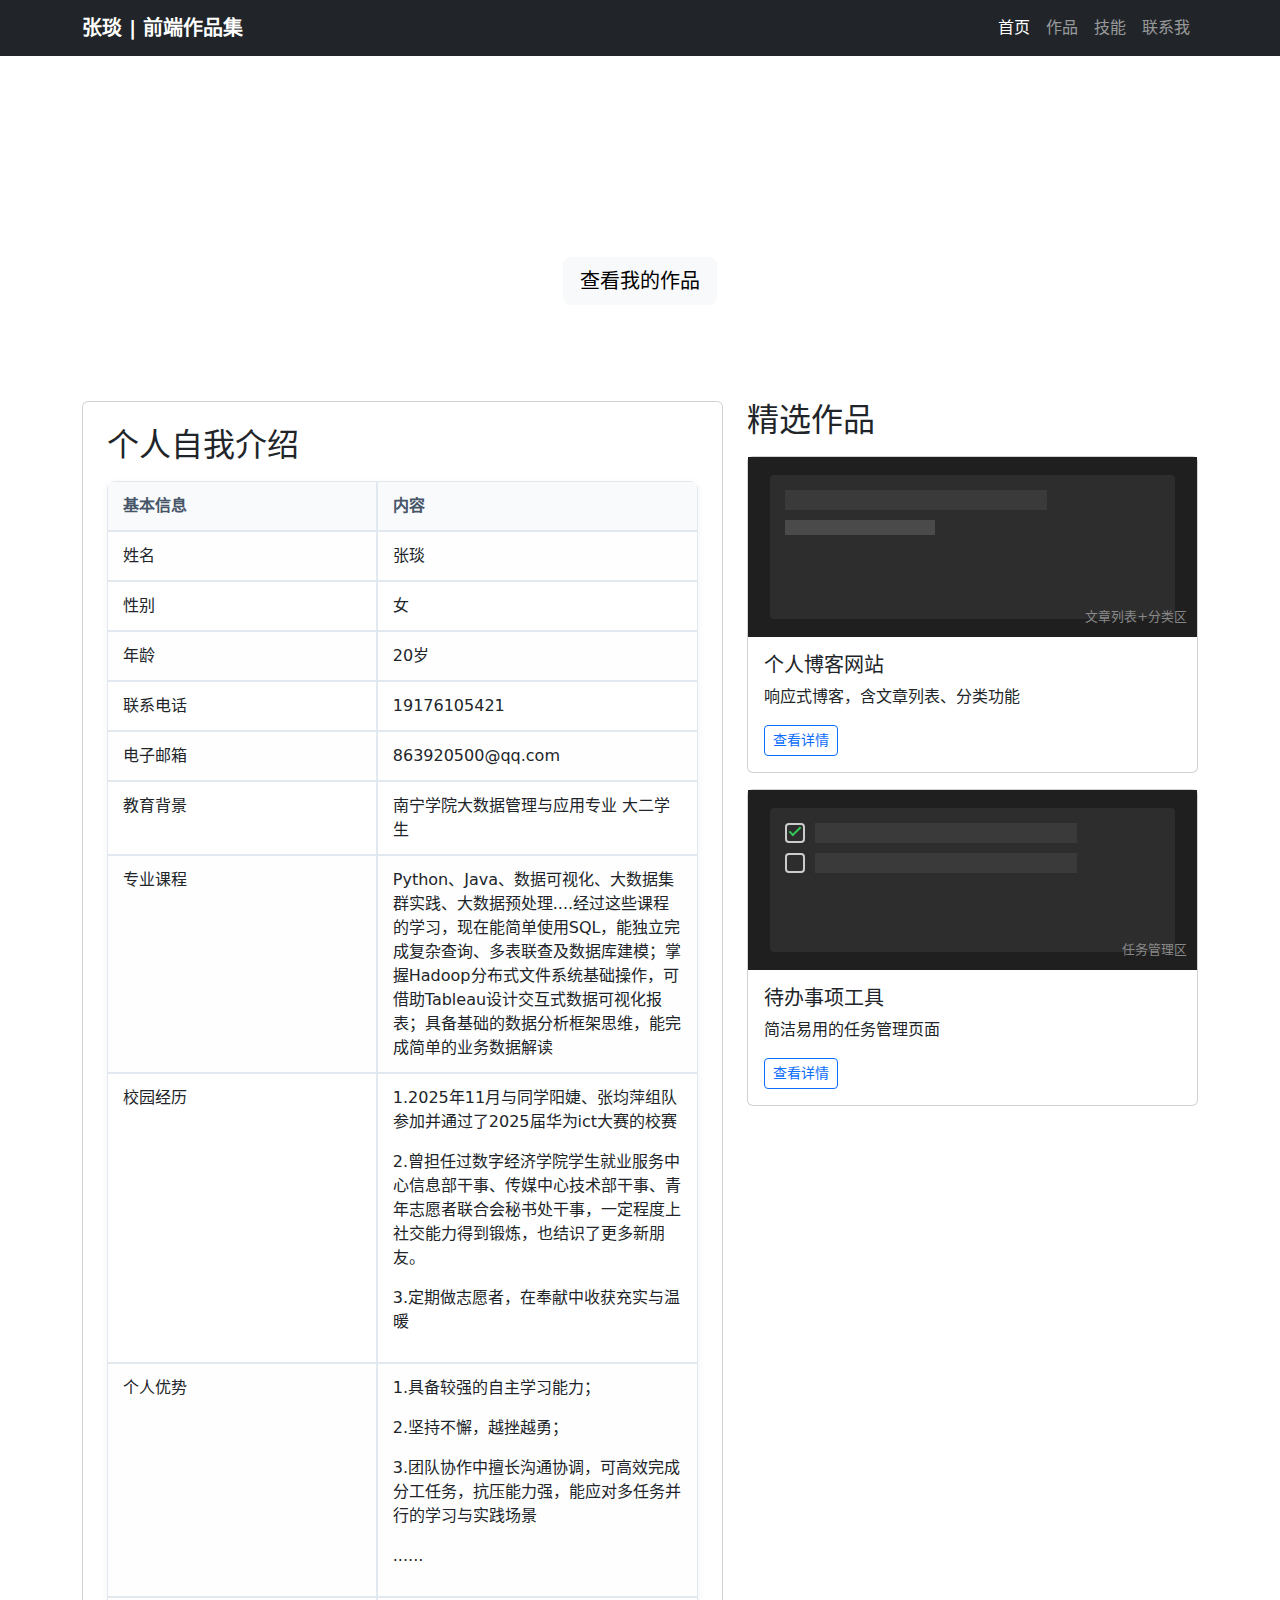
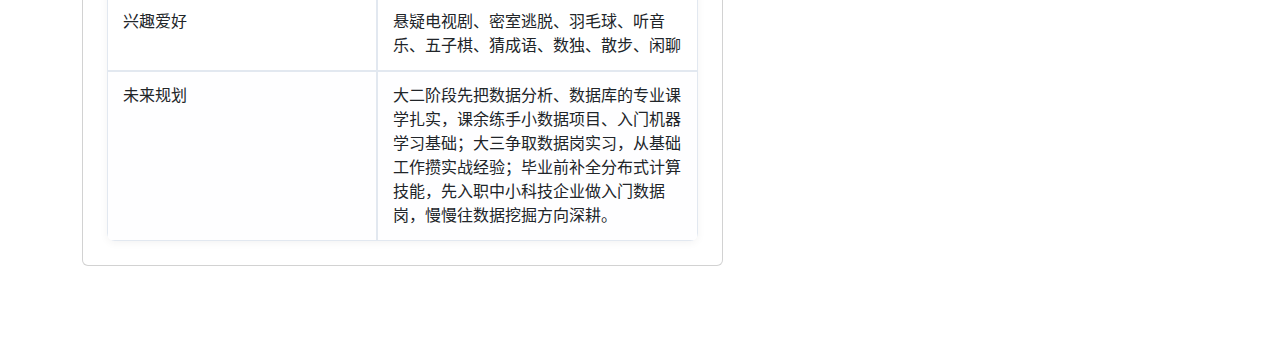
<file: index.html>
<!DOCTYPE html>
<html lang="zh-CN">
<head>
  <meta charset="UTF-8">
  <meta name="viewport" content="width=device-width, initial-scale=1.0">
  <title>张琰的个人作品集</title>
  <link href="https://cdn.jsdelivr.net/npm/bootstrap@5.3.0/dist/css/bootstrap.min.css" rel="stylesheet">
  <style>
    .bg-gradient {
      background: linear-gradient(135deg, #667eea 0%, #764ba2 100%);
      color: white;
    }
    .card-hover {
      transition: transform 0.3s, box-shadow 0.3s;
    }
    .card-hover:hover {
      transform: translateY(-5px);
      box-shadow: 0 10px 20px rgba(0,0,0,0.1);
    }
    /* 优化后的自我介绍表格样式 */
    .intro-table {
      width: 100%;
      border-collapse: separate;
      border-spacing: 0;
      border-radius: 8px;
      overflow: hidden;
      box-shadow: 0 2px 8px rgba(0,0,0,0.05);
    }
    .intro-table th, .intro-table td {
      border: 1px solid #e2e8f0;
      padding: 12px 15px;
      text-align: left;
      vertical-align: top;
    }
    .intro-table th {
      background-color: #f8fafc;
      font-weight: 600;
      width: 25%;
      color: #475569;
    }
    .intro-table tr:nth-child(even) td {
      background-color: #fefeff;
    }
    .intro-table tr:hover td {
      background-color: #f1f5f9;
    }
    /* 移动端适配表格宽度 */
    @media (max-width: 767px) {
      .intro-table th {
        width: 30%;
      }
      .intro-table td {
        font-size: 0.9rem;
      }
    }
    /* 作品卡片配图优化（深色极简风） */
    .project-img-container {
      position: relative;
      height: 180px;
      overflow: hidden;
      background-color: #1f1f1f;
    }
    .project-img-placeholder {
      width: 100%;
      height: 100%;
      display: flex;
      align-items: center;
      justify-content: center;
      color: #888;
      position: relative;
    }
    .project-img-placeholder .detail-icon {
      position: absolute;
      bottom: 10px;
      right: 10px;
      font-size: 0.8rem;
    }
    .blog-demo {
      width: 90%;
      height: 80%;
      background-color: #2d2d2d;
      border-radius: 4px;
      padding: 15px;
    }
    .blog-demo .blog-title {
      width: 70%;
      height: 20px;
      background-color: #3a3a3a;
      margin-bottom: 10px;
    }
    .blog-demo .blog-cate {
      width: 40%;
      height: 15px;
      background-color: #4a4a4a;
    }
    .todo-demo {
      width: 90%;
      height: 80%;
      background-color: #2d2d2d;
      border-radius: 4px;
      padding: 15px;
    }
    .todo-demo .todo-item {
      display: flex;
      align-items: center;
      margin-bottom: 10px;
    }
    .todo-demo .todo-check {
      width: 20px;
      height: 20px;
      border: 2px solid #ccc;
      border-radius: 4px;
      margin-right: 10px;
    }
    .todo-demo .todo-check.done::after {
      content: '';
      display: block;
      width: 12px;
      height: 6px;
      border-left: 2px solid #34c759;
      border-bottom: 2px solid #34c759;
      transform: rotate(-45deg);
      margin: 2px 0 0 2px;
    }
    .todo-demo .todo-text {
      width: 70%;
      height: 20px;
      background-color: #3a3a3a;
    }
  </style>
</head>
<body>
  <!-- 导航区域 -->
  <nav class="navbar navbar-expand-lg navbar-dark bg-dark">
    <div class="container">
      <a class="navbar-brand fw-bold" href=" ">张琰 | 前端作品集</a >
      <button class="navbar-toggler" type="button" data-bs-toggle="collapse" data-bs-target="#navbarNav">
        <span class="navbar-toggler-icon"></span>
      </button>
      <div class="collapse navbar-collapse" id="navbarNav">
        <ul class="navbar-nav ms-auto">
          <li class="nav-item"><a class="nav-link active" href="index.html">首页</a ></li>
          <li class="nav-item"><a class="nav-link" href="works.html">作品</a ></li>
          <li class="nav-item"><a class="nav-link" href="skills.html">技能</a ></li>
          <li class="nav-item"><a class="nav-link" href="contact.html">联系我</a ></li>
        </ul>
      </div>
    </div>
  </nav>

  <!--  banner区域 -->
  <div class="bg-gradient py-5 mb-5">
    <div class="container text-center">
      <h1 class="display-4 fw-bold">张琰的前端作品集</h1>
      <p class="lead mt-3">专注响应式设计 · 打造简洁美观的用户体验</p >
      <a href="works.html" class="btn btn-light btn-lg mt-4">查看我的作品</a >
    </div>
  </div>

  <!-- 个人介绍+精选作品 -->
  <div class="container mb-5">
    <div class="row">
      <div class="col-lg-7 mb-4">
        <div class="card p-4 h-100">
          <h2 class="mb-3">个人自我介绍</h2>
          <table class="intro-table">
            <tr>
              <th>基本信息</th>
              <th>内容</th>
            </tr>
            <tr>
              <td>姓名</td>
              <td>张琰</td>
            </tr>
            <tr>
              <td>性别</td>
              <td>女</td>
            </tr>
            <tr>
              <td>年龄</td>
              <td>20岁</td>
            </tr>
            <tr>
              <td>联系电话</td>
              <td>19176105421</td>
            </tr>
            <tr>
              <td>电子邮箱</td>
              <td>863920500@qq.com</td>
            </tr>
            <tr>
              <td>教育背景</td>
              <td>南宁学院大数据管理与应用专业 大二学生</td>
            </tr>
            <tr>
              <td>专业课程</td>
              <td>Python、Java、数据可视化、大数据集群实践、大数据预处理....经过这些课程的学习，现在能简单使用SQL，能独立完成复杂查询、多表联查及数据库建模；掌握Hadoop分布式文件系统基础操作，可借助Tableau设计交互式数据可视化报表；具备基础的数据分析框架思维，能完成简单的业务数据解读</td>
            </tr>
            <tr>
              <td>校园经历</td>
              <td><p>1.2025年11月与同学阳婕、张均萍组队参加并通过了2025届华为ict大赛的校赛</p ><p>2.曾担任过数字经济学院学生就业服务中心信息部干事、传媒中心技术部干事、青年志愿者联合会秘书处干事，一定程度上社交能力得到锻炼，也结识了更多新朋友。</p ><p>3.定期做志愿者，在奉献中收获充实与温暖</p ></td>
            </tr>
            <tr>
              <td>个人优势</td>
              <td><p>1.具备较强的自主学习能力；</p ><p>2.坚持不懈，越挫越勇；</p ><p>3.团队协作中擅长沟通协调，可高效完成分工任务，抗压能力强，能应对多任务并行的学习与实践场景</p ><p>......</p ></td>
            </tr>
            <tr>
              <td>兴趣爱好</td>
              <td>悬疑电视剧、密室逃脱、羽毛球、听音乐、五子棋、猜成语、数独、散步、闲聊</td>
            </tr>
            <tr>
              <td>未来规划</td>
              <td>大二阶段先把数据分析、数据库的专业课学扎实，课余练手小数据项目、入门机器学习基础；大三争取数据岗实习，从基础工作攒实战经验；毕业前补全分布式计算技能，先入职中小科技企业做入门数据岗，慢慢往数据挖掘方向深耕。 </td>
            </tr>
          </table>
        </div>
      </div>

      <div class="col-lg-5">
        <h2 class="mb-3">精选作品</h2>
        <div class="row gap-3">
          <div class="col-12">
            <div class="card card-hover">
              <!-- 优化后的博客项目配图 -->
              <div class="project-img-container">
                <div class="project-img-placeholder">
                  <div class="blog-demo">
                    <div class="blog-title"></div>
                    <div class="blog-cate"></div>
                  </div>
                  <span class="detail-icon">文章列表+分类区</span>
                </div>
              </div>
              <div class="card-body">
                <h5 class="card-title">个人博客网站</h5>
                <p class="card-text text-sm">响应式博客，含文章列表、分类功能</p >
                <a href="works.html#blog" class="btn btn-sm btn-outline-primary">查看详情</a >
              </div>
            </div>
          </div>
          <div class="col-12">
            <div class="card card-hover">
              <!-- 优化后的待办工具配图 -->
              <div class="project-img-container">
                <div class="project-img-placeholder">
                  <div class="todo-demo">
                    <div class="todo-item">
                      <div class="todo-check done"></div>
                      <div class="todo-text"></div>
                    </div>
                    <div class="todo-item">
                      <div class="todo-check"></div>
                      <div class="todo-text"></div>
                    </div>
                  </div>
                  <span class="detail-icon">任务管理区</span>
                </div>
              </div>
              <div class="card-body">
                <h5 class="card-title">待办事项工具</h5>
                <p class="card-text text-sm">简洁易用的任务管理页面</p >
                <a href="works.html#todo" class="btn btn-sm btn-outline-primary">查看详情</a >
              </div>
            </div>
          </div>
        </div>
      </div>
    </div>
  </div>

  <script src="https://cdn.jsdelivr.net/npm/bootstrap@5.3.0/dist/js/bootstrap.bundle.min.js"></script>
</body>
</html>
</file>
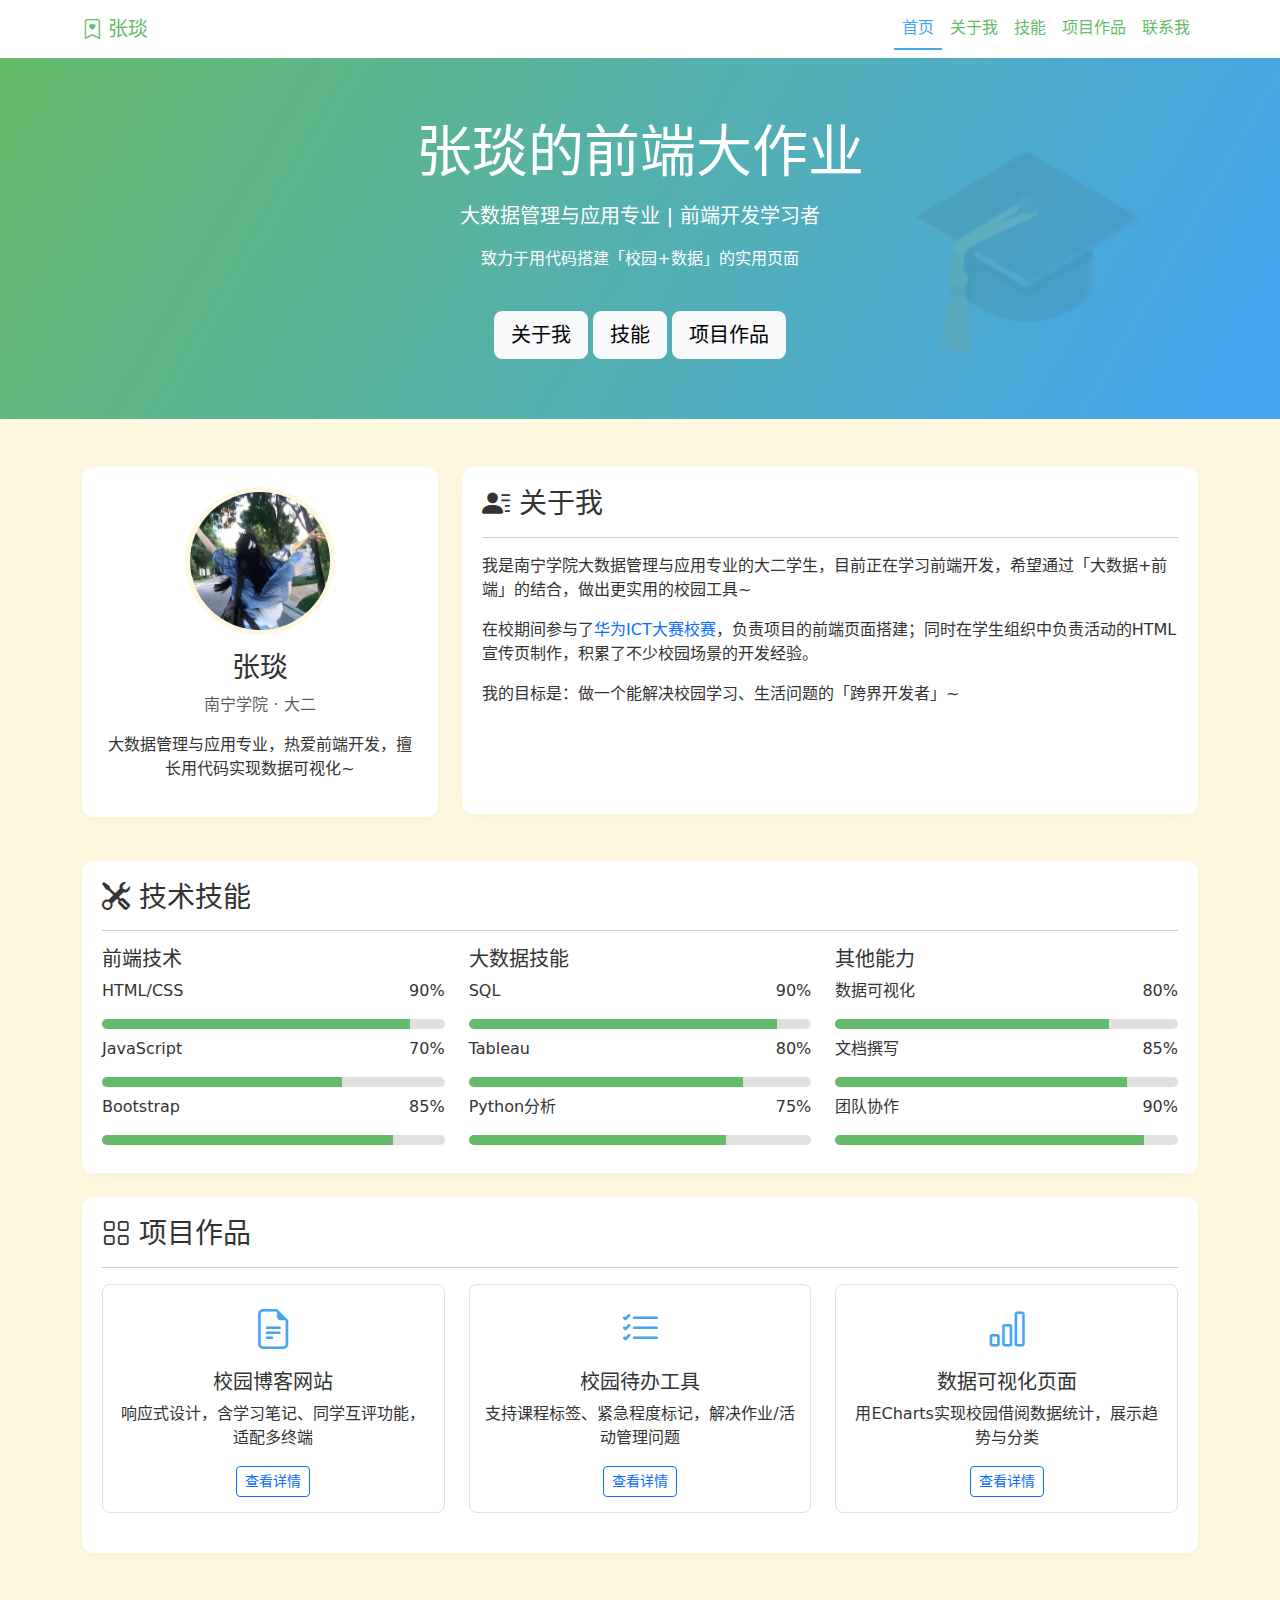
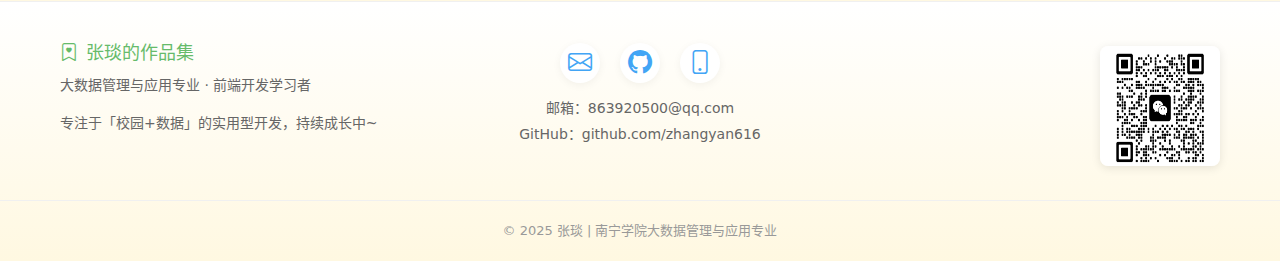
<file: web/index.html>
<!DOCTYPE html>
<html lang="zh-CN">
<head>
  <meta charset="UTF-8">
  <meta name="viewport" content="width=device-width, initial-scale=1.0">
  <title>张琰的前端大作业</title>
  <link href="https://cdn.jsdelivr.net/npm/bootstrap@5.3.0/dist/css/bootstrap.min.css" rel="stylesheet">
  <link rel="stylesheet" href="https://cdn.jsdelivr.net/npm/bootstrap-icons@1.11.0/font/bootstrap-icons.css">
  <style>
    :root {
      --main-color: #66BB6A;
      --second-color: #42A5F5;
      --bg-color: #FFF8E1;
      --text-color: #333333;
    }
    body {
      background-color: var(--bg-color);
      color: var(--text-color);
      min-height: 100vh;
      display: flex;
      flex-direction: column;
    }
    .content-wrap {
      flex: 1;
    }
    /* 首页Banner */
    .banner {
      background: linear-gradient(120deg, var(--main-color), var(--second-color));
      color: white;
      padding: 60px 0;
      position: relative;
      overflow: hidden;
    }
    .banner::after {
      content: "🎓";
      font-size: 200px;
      opacity: 0.1;
      position: absolute;
      right: 10%;
      top: 10%;
    }
    /* 导航栏 */
    .navbar {
      background-color: white !important;
      box-shadow: 0 2px 10px rgba(0,0,0,0.05);
    }
    .navbar-brand, .nav-link {
      color: var(--main-color) !important;
      font-weight: 500;
    }
    .nav-link.active {
      color: var(--second-color) !important;
      border-bottom: 2px solid var(--second-color);
    }
    /* 卡片模块 */
    .custom-card {
      background: white;
      border-radius: 12px;
      padding: 20px;
      margin-bottom: 20px;
      box-shadow: 0 4px 15px rgba(0,0,0,0.03);
      transition: transform 0.3s;
    }
    .custom-card:hover {
      transform: translateY(-5px);
    }
    /* 技能进度条 */
    .skill-bar {
      height: 10px;
      background: #E0E0E0;
      border-radius: 5px;
      overflow: hidden;
      margin: 8px 0;
    }
    .skill-fill {
      height: 100%;
      background: var(--main-color);
    }
    /* 作品卡片 */
    .work-card {
      border: 1px solid #E0E0E0;
      border-radius: 8px;
      padding: 15px;
      text-align: center;
      background: white;
      margin-bottom: 20px;
      transition: box-shadow 0.3s;
    }
    .work-card:hover {
      box-shadow: 0 6px 20px rgba(0,0,0,0.08);
    }
    .work-card i {
      font-size: 40px;
      color: var(--second-color);
      margin-bottom: 10px;
    }
    footer {
      background: linear-gradient(180deg, white, var(--bg-color));
      padding: 40px 0 20px;
      margin-top: auto;
      border-top: 1px solid #f0f0f0;
    }
    .footer-container {
      display: flex;
      flex-wrap: wrap;
      justify-content: space-between;
      align-items: center;
      max-width: 1200px;
      margin: 0 auto;
      padding: 0 20px;
    }
    .footer-left {
      flex: 1;
      min-width: 250px;
      margin-bottom: 20px;
    }
    .footer-left h3 {
      color: var(--main-color);
      font-size: 18px;
      margin-bottom: 10px;
      display: flex;
      align-items: center;
    }
    .footer-left h3 i {
      margin-right: 8px;
    }
    .footer-left p {
      color: #666;
      font-size: 14px;
      line-height: 1.6;
    }
    .footer-middle {
      flex: 1;
      min-width: 250px;
      margin-bottom: 20px;
      text-align: center;
    }
    .footer-links {
      display: flex;
      justify-content: center;
      gap: 20px;
      margin-bottom: 15px;
    }
    .footer-links a {
      color: var(--second-color);
      font-size: 24px;
      transition: color 0.3s, transform 0.3s;
      display: inline-flex;
      align-items: center;
      justify-content: center;
      width: 40px;
      height: 40px;
      border-radius: 50%;
      background: white;
      box-shadow: 0 2px 8px rgba(0,0,0,0.05);
    }
    .footer-links a:hover {
      color: var(--main-color);
      transform: translateY(-3px);
    }
    .footer-contact {
      color: #666;
      font-size: 14px;
    }
    .footer-contact p {
      margin: 5px 0;
    }
    .footer-right {
      flex: 1;
      min-width: 250px;
      text-align: right;
    }
    .footer-right img {
      width: 120px;
      height: 120px;
      border-radius: 8px;
      box-shadow: 0 2px 10px rgba(0,0,0,0.1);
    }
    .footer-copyright {
      text-align: center;
      color: #999;
      font-size: 13px;
      margin-top: 30px;
      padding-top: 20px;
      border-top: 1px solid #f0f0f0;
    }
    .bi {
      display: inline-block;
    }
  </style>
</head>
<body>
  <div class="content-wrap">
    <!-- 导航栏 -->
    <nav class="navbar navbar-expand-lg">
      <div class="container">
        <a class="navbar-brand" href=" "><i class="bi bi-bookmark-heart"></i> 张琰 </a >
        <button class="navbar-toggler" type="button" data-bs-toggle="collapse" data-bs-target="#navbarNav">
          <span class="navbar-toggler-icon"></span>
        </button>
        <div class="collapse navbar-collapse" id="navbarNav">
          <ul class="navbar-nav ms-auto">
            <li class="nav-item"><a class="nav-link active" href="index.html">首页</a ></li>
            <li class="nav-item"><a class="nav-link" href="about.html">关于我</a ></li>
            <li class="nav-item"><a class="nav-link" href="skills.html">技能</a ></li>
            <li class="nav-item"><a class="nav-link" href="works.html">项目作品</a ></li>
            <li class="nav-item"><a class="nav-link" href="contact.html">联系我</a ></li>
          </ul>
        </div>
      </div>
    </nav>

    <!-- 首页Banner -->
    <div class="banner text-center">
      <div class="container">
        <h1 class="display-4">张琰的前端大作业</h1>
        <p class="lead mt-3">大数据管理与应用专业 | 前端开发学习者</p >
        <p>致力于用代码搭建「校园+数据」的实用页面</p >
        <a href="about.html" class="btn btn-light btn-lg mt-4">关于我</a >
        <a href="skills.html" class="btn btn-light btn-lg mt-4">技能</a >
        <a href="works.html" class="btn btn-light btn-lg mt-4">项目作品</a >
      </div>
    </div>

    <!-- 关于我模块 -->
    <div class="container mt-5">
      <div class="row">
        <div class="col-lg-4">
          <div class="custom-card text-center">
            <img src="images/头像.png" alt="个人头像" class="rounded-circle mb-3" style="width: 150px; border: 5px solid var(--bg-color);">
            <h3>张琰</h3>
            <p class="text-muted">南宁学院 · 大二</p >
            <p>大数据管理与应用专业，热爱前端开发，擅长用代码实现数据可视化~</p >
          </div>
        </div>
        <div class="col-lg-8">
          <div class="custom-card">
            <h3><i class="bi bi-person-lines-fill"></i> 关于我</h3>
            <hr>
            <p>我是南宁学院大数据管理与应用专业的大二学生，目前正在学习前端开发，希望通过「大数据+前端」的结合，做出更实用的校园工具~</p >
            <p>在校期间参与了<span class="text-primary">华为ICT大赛校赛</span>，负责项目的前端页面搭建；同时在学生组织中负责活动的HTML宣传页制作，积累了不少校园场景的开发经验。</p >
            <p>我的目标是：做一个能解决校园学习、生活问题的「跨界开发者」~</p >
            <br>
            <br>
            <br>
          </div>
        </div>
      </div>
    </div>

    <!-- 技能模块 -->
    <div class="container mt-4">
      <div class="custom-card">
        <h3><i class="bi bi-tools"></i> 技术技能</h3>
        <hr>
        <div class="row">
          <div class="col-md-4">
            <h5>前端技术</h5>
            <p>HTML/CSS <span class="float-end">90%</span></p >
            <div class="skill-bar"><div class="skill-fill" style="width: 90%"></div></div>
            <p>JavaScript <span class="float-end">70%</span></p >
            <div class="skill-bar"><div class="skill-fill" style="width: 70%"></div></div>
            <p>Bootstrap <span class="float-end">85%</span></p >
            <div class="skill-bar"><div class="skill-fill" style="width: 85%"></div></div>
          </div>
          <div class="col-md-4">
            <h5>大数据技能</h5>
            <p>SQL <span class="float-end">90%</span></p >
            <div class="skill-bar"><div class="skill-fill" style="width: 90%"></div></div>
            <p>Tableau <span class="float-end">80%</span></p >
            <div class="skill-bar"><div class="skill-fill" style="width: 80%"></div></div>
            <p>Python分析 <span class="float-end">75%</span></p >
            <div class="skill-bar"><div class="skill-fill" style="width: 75%"></div></div>
          </div>
          <div class="col-md-4">
            <h5>其他能力</h5>
            <p>数据可视化 <span class="float-end">80%</span></p >
            <div class="skill-bar"><div class="skill-fill" style="width: 80%"></div></div>
            <p>文档撰写 <span class="float-end">85%</span></p >
            <div class="skill-bar"><div class="skill-fill" style="width: 85%"></div></div>
            <p>团队协作 <span class="float-end">90%</span></p >
            <div class="skill-bar"><div class="skill-fill" style="width: 90%"></div></div>
          </div>
        </div>
      </div>
    </div>

    <!-- 首页的作品模块 -->
<div class="container mt-4 mb-5">
  <div class="custom-card">
    <h3><i class="bi bi-grid"></i> 项目作品</h3>
    <hr>
    <div class="row">
      <div class="col-md-4">
        <div class="work-card">
          <i class="bi bi-file-earmark-text"></i>
          <h5>校园博客网站</h5>
          <p>响应式设计，含学习笔记、同学互评功能，适配多终端</p >
          <!-- 锚点 -->
          <a href="works.html#campus-blog" class="btn btn-sm btn-outline-primary">查看详情</a >
        </div>
      </div>
      <div class="col-md-4">
        <div class="work-card">
          <i class="bi bi-list-check"></i>
          <h5>校园待办工具</h5>
          <p>支持课程标签、紧急程度标记，解决作业/活动管理问题</p >
          <!-- 锚点 -->
          <a href="works.html#campus-todo" class="btn btn-sm btn-outline-primary">查看详情</a >
        </div>
      </div>
      <div class="col-md-4">
        <div class="work-card">
          <i class="bi bi-bar-chart"></i>
          <h5>数据可视化页面</h5>
          <p>用ECharts实现校园借阅数据统计，展示趋势与分类</p >
          <!-- 锚点 -->
          <a href="works.html#data-visual" class="btn btn-sm btn-outline-primary">查看详情</a >
        </div>
      </div>
    </div>
  </div>
</div>

  <footer>
    <div class="footer-container">
      <div class="footer-left">
        <h3><i class="bi bi-bookmark-heart"></i> 张琰的作品集</h3>
        <p>大数据管理与应用专业 · 前端开发学习者</p >
        <p>专注于「校园+数据」的实用型开发，持续成长中~</p >
      </div>
      <div class="footer-middle">
        <div class="footer-links">
          <a href="mailto:863920500@qq.com" title="邮箱"><i class="bi bi-envelope"></i></a >
          <a href="https://github.com/zhangyan616" title="GitHub"><i class="bi bi-github"></i></a >
          <a href="contact.html" title="联系我"><i class="bi bi-phone"></i></a >
        </div>
        <div class="footer-contact">
          <p>邮箱：863920500@qq.com</p >
          <p>GitHub：github.com/zhangyan616</p >
        </div>
      </div>
      <div class="footer-right">
        <img src="images/微信二维码.jpg" alt="微信二维码" title="扫码添加微信">
      </div>
    </div>
    <div class="footer-copyright">
      © 2025 张琰 | 南宁学院大数据管理与应用专业
    </div>
  </footer>

  <script src="https://cdn.jsdelivr.net/npm/bootstrap@5.3.0/dist/js/bootstrap.bundle.min.js"></script>
</body>
</html>
</file>
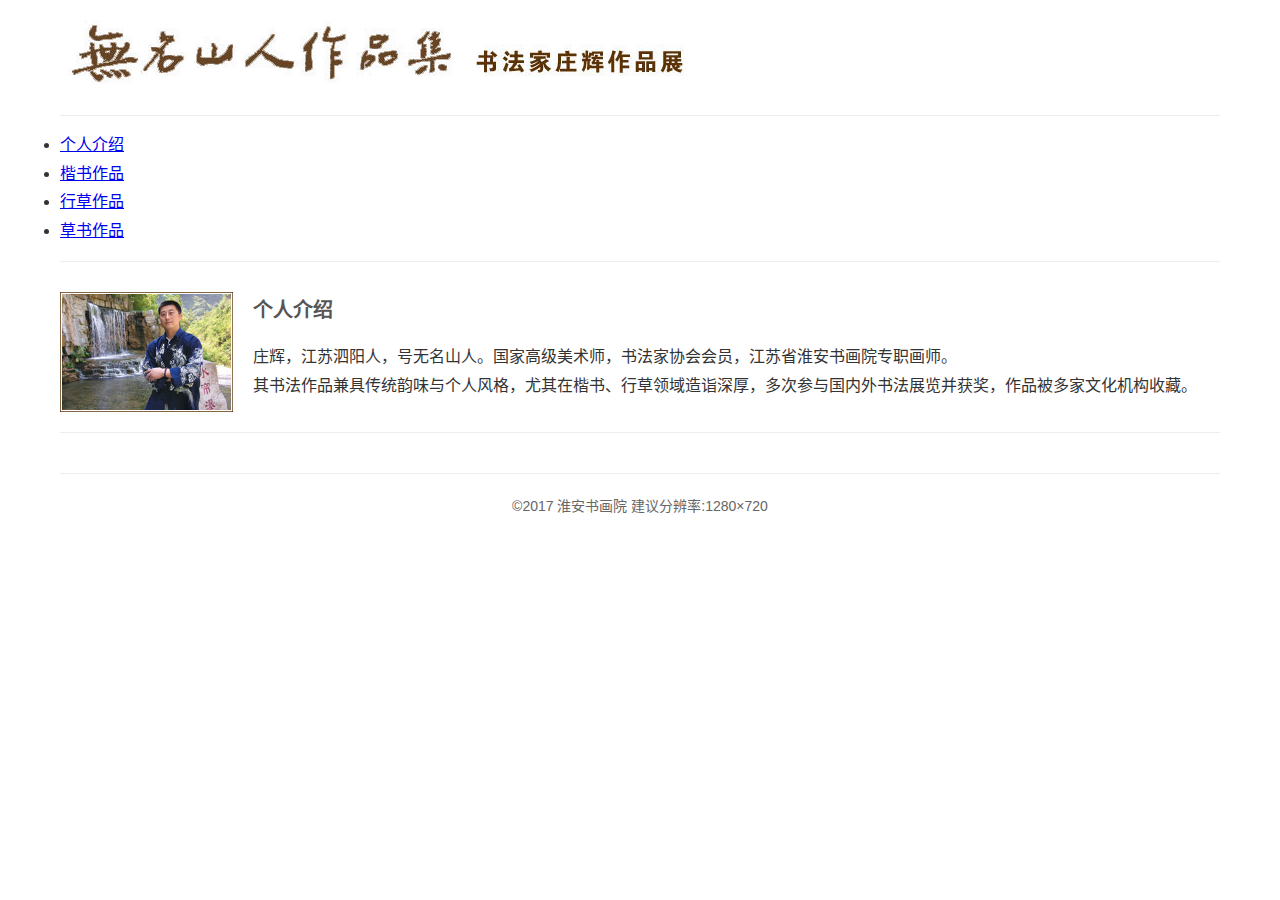
<file: web/前端设计/实验一/index.html>
<!DOCTYPE html>
<html lang="zh-CN">
<head>
    <meta charset="UTF-8">
    <meta name="viewport" content="width=device-width, initial-scale=1.0">
    <title>书法家庄辉的个人介绍</title>
    <style>
        * {
            margin: 0;
            padding: 0;
            box-sizing: border-box;
        }
        body {
            max-width: 1200px;
            margin: 0 auto;
            padding: 20px;
            font-family: "SimSun", "Microsoft YaHei", sans-serif;
            line-height: 1.8;
            color: #333;
        }
        .header-logo {
            margin-bottom: 20px;
        }
        .header-logo img {
            max-height: 100px;
            width: auto;
        }
        nav {
            margin: 20px 0;
        }
        .nav-list {
            list-style: none;
            display: flex;
            gap: 30px;
            flex-wrap: wrap;
        }
        .nav-list a {
            text-decoration: none;
            color: #333;
            font-size: 16px;
            padding: 5px 10px;
            border-radius: 4px;
            transition: background-color 0.3s;
        }
        .nav-list a:hover {
            background-color: #f0f0f0;
        }
        .intro-section {
            display: flex;
            align-items: flex-start;
            gap: 20px;
            margin: 30px 0;
            padding-bottom: 20px;
            border-bottom: 1px solid #eee;
        }
        .intro-img {
            height: 120px;
            width: auto;
            object-fit: contain;
        }
        .intro-content h2 {
            margin-bottom: 15px;
            color: #555;
            font-size: 20px;
        }
        footer {
            text-align: center;
            margin-top: 40px;
            padding-top: 20px;
            border-top: 1px solid #eee;
            color: #666;
            font-size: 14px;
        }
        hr {
            border: none;
            border-top: 1px solid #eee;
            margin: 15px 0;
        }
    </style>
</head>
<body>
    <div class="header-logo">
        <!-- 修正：当前目录下的images文件夹 -->
        <img src="images/logo.jpg" alt="庄辉书法标志">
    </div>

    <hr>

    <ul>
        <li><a href='#'>个人介绍</a></li>
        <li><a href='#'>楷书作品</a></li>
        <li><a href='#'>行草作品</a></li>
        <li><a href='#'>草书作品</a></li>
    </ul>

    <hr>

    <main>
        <section id="intro" class="intro-section">
            <img src="images/grjs.jpg" class="intro-img" alt="个人介绍相关图片">
            <div class="intro-content">
                <h2>个人介绍</h2>
                <p>庄辉，江苏泗阳人，号无名山人。国家高级美术师，书法家协会会员，江苏省淮安书画院专职画师。</p>
                <p>其书法作品兼具传统韵味与个人风格，尤其在楷书、行草领域造诣深厚，多次参与国内外书法展览并获奖，作品被多家文化机构收藏。</p>
            </div>
        </section>
    </main>

    <footer>
        <p>©2017 淮安书画院 建议分辨率:1280×720</p>
    </footer>
</body>
</html>
</file>
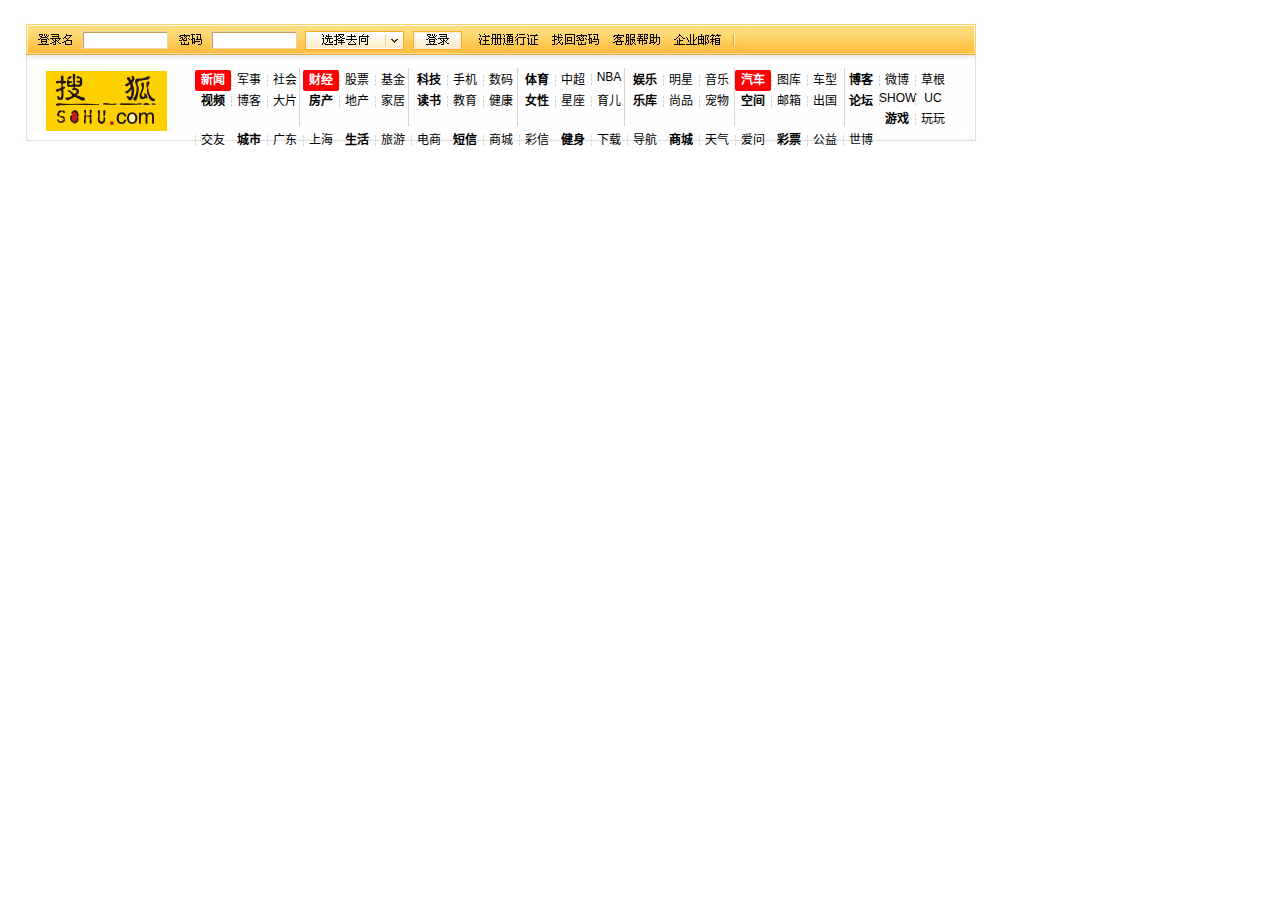
<file: web/前端设计/实验二/index.html>
<!DOCTYPE html>
<html lang="zh-CN">
<head>
<meta charset="UTF-8">
<meta name="viewport" content="width=device-width, initial-scale=1.0">
<title>网站导航菜单</title>
<style type="text/css">
*{
    margin: 0;
    padding: 0;
    box-sizing: border-box;
 }
body {
 font-family: "Microsoft YaHei", sans-serif;
 background-color: #ffffff;
 padding: 20px;
}
h1 {
    font-size: 12px;
    margin-bottom: 15px;
    color: #000000;
}
#menu {
    width: 965px;
    height: 126px;
    background: url(images/bg.jpg) no-repeat right bottom;
 }


ul, li {
    padding: 0;
    margin: 0;
    list-style:none;
}
ul {
    float: right;
    margin-right: 0px;
    margin-top: 50px;
    width: 790px;
    font-size: 12px;
}
li {
    float: left;
    width: 36px;
    padding: 0 0 4px 0;
    text-align: center;
    background: url(images/line.gif) no-repeat left center;
}
li:hover {
    background-color: #79c6ea;
    color: #f318ff;
    border-radius: 3px;
}
 
li:nth-child(3n+1) {
    font-weight: bold;
    background: none;
}
 
li:nth-child(1), li:nth-child(4), li:nth-child(16) {
    background-color: #ff0004;
    color: #FFFFFF;
    border-radius: 2px;
}

.container {
    max-width: 1000px;
    margin: 0 auto;
    padding: 20px;
    background: white;
    border-radius: 8px;
    box-shadow: 0 0 10px rgba(0,0,0,0.1);
}
 
.description {
    margin-top: 0px;
    padding: 15px;
    background-color: #ffffff;
    border-left: 4px solid #13b21e86;
    font-size: 12px;
    line-height: 1.6;
}
</style>
</head>
<body>
<div id = "menu">
<ul>
    <li>新闻</li><li>军事</li><li>社会</li><li>财经</li><li>股票</li>
    <li>基金</li><li>科技</li><li>手机</li><li>数码</li><li>体育</li>
    <li>中超</li><li>NBA</li><li>娱乐</li><li>明星</li><li>音乐</li>
    <li>汽车</li><li>图库</li><li>车型</li><li>博客</li><li>微博</li>
    <li>草根</li><li>视频</li><li>博客</li><li>大片</li><li>房产</li>
    <li>地产</li><li>家居</li><li>读书</li><li>教育</li><li>健康</li>
    <li>女性</li><li>星座</li><li>育儿</li><li>乐库</li><li>尚品</li>
    <li>宠物</li><li>空间</li><li>邮箱</li><li>出国</li><li>论坛</li>
    <li>SHOW</li><li>UC</li><li>游戏</li><li>玩玩</li><li>交友</li>
    <li>城市</li><li>广东</li><li>上海</li><li>生活</li><li>旅游</li>
    <li>电商</li><li>短信</li><li>商城</li><li>彩信</li><li>健身</li>
    <li>下载</li><li>导航</li><li>商城</li><li>天气</li><li>爱问</li>
    <li>彩票</li><li>公益</li><li>世博</li>
</ul>
</div>
</body>
</html>
</file>
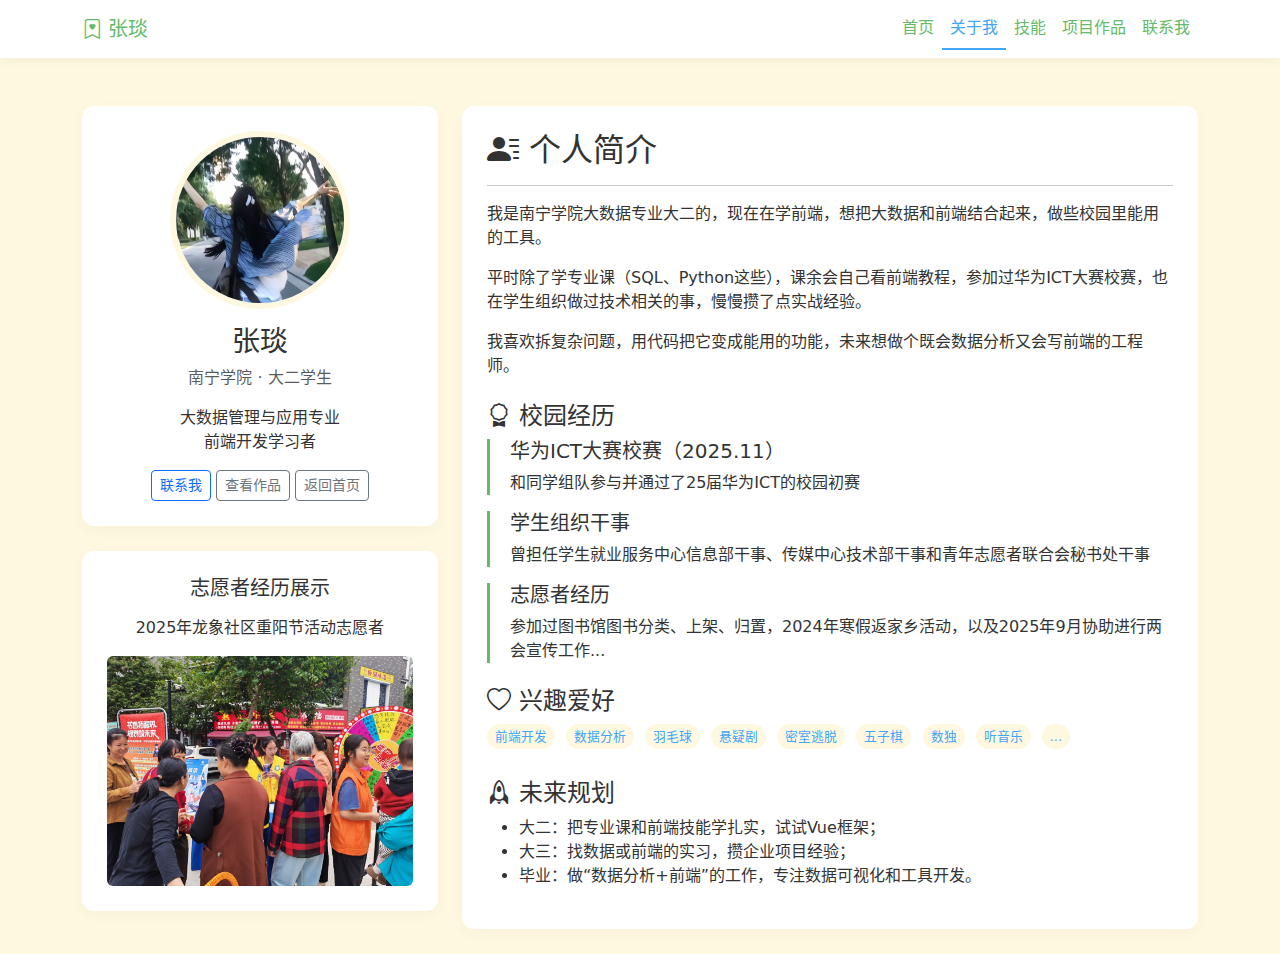
<file: web/about.html>
<!DOCTYPE html>
<html lang="zh-CN">
<head>
  <meta charset="UTF-8">
  <meta name="viewport" content="width=device-width, initial-scale=1.0">
  <title>关于我</title>
  <link href="https://cdn.jsdelivr.net/npm/bootstrap@5.3.0/dist/css/bootstrap.min.css" rel="stylesheet">
  <link rel="stylesheet" href="https://cdn.jsdelivr.net/npm/bootstrap-icons@1.11.0/font/bootstrap-icons.css">
  <style>
    :root {
      --main-color: #66BB6A;
      --second-color: #42A5F5;
      --bg-color: #FFF8E1;
      --text-color: #333333;
    }
    body { background: var(--bg-color); color: var(--text-color); }
    .navbar { background: white !important; box-shadow: 0 2px 10px rgba(0,0,0,0.05); }
    .navbar-brand, .nav-link { color: var(--main-color) !important; font-weight: 500; }
    .nav-link.active { color: var(--second-color) !important; border-bottom: 2px solid var(--second-color); }
    .custom-card {
      background: white; border-radius: 12px; padding: 25px; margin-bottom: 25px;
      box-shadow: 0 4px 15px rgba(0,0,0,0.03);
    }
    .exp-item { margin-bottom: 15px; padding-left: 20px; border-left: 3px solid var(--main-color); }
    .hobby-tag {
      background: var(--bg-color); color: var(--second-color); padding: 3px 8px;
      border-radius: 15px; font-size: 0.8rem; margin: 0 6px 6px 0; display: inline-block;
    }
  </style>
</head>
<body>
  <nav class="navbar navbar-expand-lg">
    <div class="container">
      <a class="navbar-brand" href=" "><i class="bi bi-bookmark-heart"></i> 张琰 </a >
      <button class="navbar-toggler" type="button" data-bs-toggle="collapse" data-bs-target="#navbarNav">
        <span class="navbar-toggler-icon"></span>
      </button>
      <div class="collapse navbar-collapse" id="navbarNav">
        <ul class="navbar-nav ms-auto">
          <li class="nav-item"><a class="nav-link" href="index.html">首页</a ></li>
          <li class="nav-item"><a class="nav-link active" href="about.html">关于我</a ></li>
          <li class="nav-item"><a class="nav-link" href="skills.html">技能</a ></li>
          <li class="nav-item"><a class="nav-link" href="works.html">项目作品</a ></li>
          <li class="nav-item"><a class="nav-link" href="contact.html">联系我</a ></li>
        </ul>
      </div>
    </div>
  </nav>

  <div class="container mt-5">
    <div class="row">
      <div class="col-md-4">
        <div class="custom-card text-center">
          <img src="images/头像.png" alt="张琰的个人头像" class="rounded-circle mb-3" style="width: 180px; border: 6px solid var(--bg-color);">
          <h3>张琰</h3>
          <p class="text-muted">南宁学院 · 大二学生</p >
          <p class="text-sm">大数据管理与应用专业<br>前端开发学习者</p >
          <div class="mt-3">
            <a href="contact.html" class="btn btn-sm btn-outline-primary">联系我</a >
            <a href="works.html" class="btn btn-sm btn-outline-secondary">查看作品</a >
            <a href="index.html" class="btn btn-sm btn-outline-secondary">返回首页</a >
            </div>
        </div>

        <div class="custom-card mt-4">
          <h5 class="text-center mb-3">志愿者经历展示</h5>
          <p class="text-center">2025年龙象社区重阳节活动志愿者</p>
          <img src="images/志愿者.jpg" alt="志愿者经历照片" class="w-100 rounded" style="height: auto;">
        </div>

      </div>
      <div class="col-md-8">
        <div class="custom-card">
          <h2><i class="bi bi-person-lines-fill"></i> 个人简介</h2>
          <hr>
          <p>我是南宁学院大数据专业大二的，现在在学前端，想把大数据和前端结合起来，做些校园里能用的工具。</p >
          <p>平时除了学专业课（SQL、Python这些），课余会自己看前端教程，参加过华为ICT大赛校赛，也在学生组织做过技术相关的事，慢慢攒了点实战经验。</p >
          <p>我喜欢拆复杂问题，用代码把它变成能用的功能，未来想做个既会数据分析又会写前端的工程师。</p >

          <h4 class="mt-4"><i class="bi bi-award"></i> 校园经历</h4>
          <div class="exp-item">
            <h5>华为ICT大赛校赛（2025.11）</h5>
            <p>和同学组队参与并通过了25届华为ICT的校园初赛</p >
          </div>
          <div class="exp-item">
            <h5>学生组织干事</h5>
            <p>曾担任学生就业服务中心信息部干事、传媒中心技术部干事和青年志愿者联合会秘书处干事</p >
          </div>
          <div class="exp-item">
            <h5>志愿者经历</h5>
            <p>参加过图书馆图书分类、上架、归置，2024年寒假返家乡活动，以及2025年9月协助进行两会宣传工作...</p >
          </div>

          <h4 class="mt-4"><i class="bi bi-heart"></i> 兴趣爱好</h4>
          <div>
            <span class="hobby-tag">前端开发</span>
            <span class="hobby-tag">数据分析</span>
            <span class="hobby-tag">羽毛球</span>
            <span class="hobby-tag">悬疑剧</span>
            <span class="hobby-tag">密室逃脱</span>
            <span class="hobby-tag">五子棋</span>
            <span class="hobby-tag">数独</span>
            <span class="hobby-tag">听音乐</span>
            <span class="hobby-tag">...</span>
          </div>

          <h4 class="mt-4"><i class="bi bi-rocket"></i> 未来规划</h4>
          <ul>
            <li>大二：把专业课和前端技能学扎实，试试Vue框架；</li>
            <li>大三：找数据或前端的实习，攒企业项目经验；</li>
            <li>毕业：做“数据分析+前端”的工作，专注数据可视化和工具开发。</li>
          </ul>
        </div>
      </div>
    </div>
  </div>

  <script src="https://cdn.jsdelivr.net/npm/bootstrap@5.3.0/dist/js/bootstrap.bundle.min.js"></script>
</body>
</html>
</file>
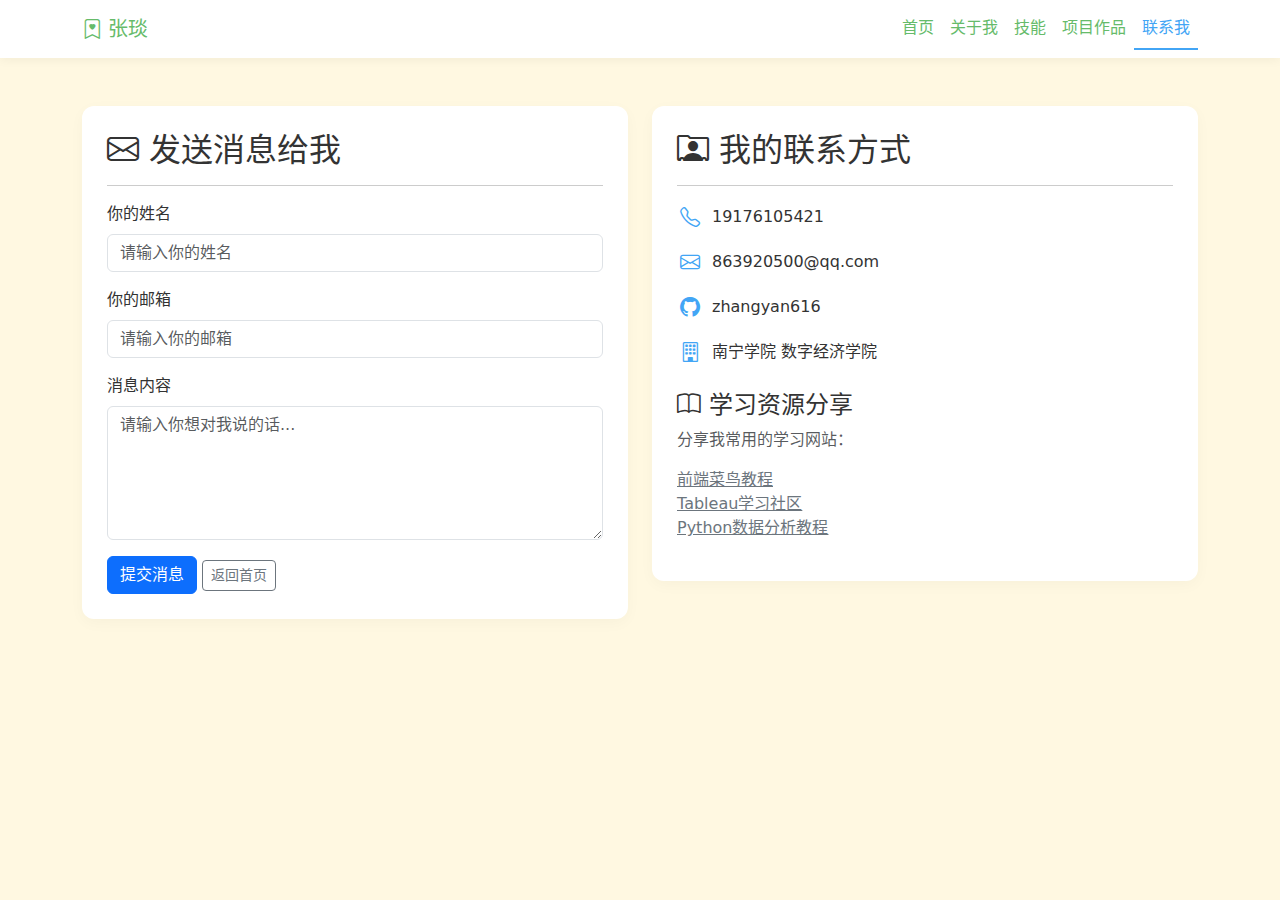
<file: web/contact.html>
<!DOCTYPE html>
<html lang="zh-CN">
<head>
  <meta charset="UTF-8">
  <meta name="viewport" content="width=device-width, initial-scale=1.0">
  <title>联系我</title>
  <link href="https://cdn.jsdelivr.net/npm/bootstrap@5.3.0/dist/css/bootstrap.min.css" rel="stylesheet">
  <link rel="stylesheet" href="https://cdn.jsdelivr.net/npm/bootstrap-icons@1.11.0/font/bootstrap-icons.css">
  <style>
    :root {
      --main-color: #66BB6A;
      --second-color: #42A5F5;
      --bg-color: #FFF8E1;
      --text-color: #333333;
    }
    body {
      background-color: var(--bg-color);
      color: var(--text-color);
    }
    .navbar {
      background-color: white !important;
      box-shadow: 0 2px 10px rgba(0,0,0,0.05);
    }
    .navbar-brand, .nav-link {
      color: var(--main-color) !important;
      font-weight: 500;
    }
    .nav-link.active {
      color: var(--second-color) !important;
      border-bottom: 2px solid var(--second-color);
    }
    .custom-card {
      background: white;
      border-radius: 12px;
      padding: 25px;
      margin-bottom: 25px;
      box-shadow: 0 4px 15px rgba(0,0,0,0.03);
    }
    .contact-item {
      display: flex;
      align-items: center;
      margin-bottom: 15px;
    }
    .contact-item i {
      font-size: 20px;
      color: var(--second-color);
      margin-right: 10px;
      width: 25px;
      text-align: center;
    }
    .form-control:focus {
      border-color: var(--main-color);
      box-shadow: 0 0 0 0.25rem rgba(102, 187, 106, 0.25);
    }
  </style>
</head>
<body>
  <nav class="navbar navbar-expand-lg">
    <div class="container">
      <a class="navbar-brand" href=" "><i class="bi bi-bookmark-heart"></i> 张琰</a >
      <button class="navbar-toggler" type="button" data-bs-toggle="collapse" data-bs-target="#navbarNav">
        <span class="navbar-toggler-icon"></span>
      </button>
      <div class="collapse navbar-collapse" id="navbarNav">
        <ul class="navbar-nav ms-auto">
          <li class="nav-item"><a class="nav-link" href="index.html">首页</a ></li>
          <li class="nav-item"><a class="nav-link" href="about.html">关于我</a ></li>
          <li class="nav-item"><a class="nav-link" href="skills.html">技能</a ></li>
          <li class="nav-item"><a class="nav-link" href="works.html">项目作品</a ></li>
          <li class="nav-item"><a class="nav-link active" href="contact.html">联系我</a ></li>
        </ul>
      </div>
    </div>
  </nav>

  <div class="container mt-5">
    <div class="row">
      <div class="col-md-6">
        <div class="custom-card">
          <h2><i class="bi bi-envelope"></i> 发送消息给我</h2>
          <hr>
          <form>
            <div class="mb-3">
              <label for="name" class="form-label">你的姓名</label>
              <input type="text" class="form-control" id="name" placeholder="请输入你的姓名">
            </div>
            <div class="mb-3">
              <label for="email" class="form-label">你的邮箱</label>
              <input type="email" class="form-control" id="email" placeholder="请输入你的邮箱">
            </div>
            <div class="mb-3">
              <label for="message" class="form-label">消息内容</label>
              <textarea class="form-control" id="message" rows="5" placeholder="请输入你想对我说的话..."></textarea>
            </div>
            <button type="submit" class="btn btn-primary">提交消息</button>
            <a href="index.html"  class="btn btn-sm btn-outline-secondary">返回首页</a >
          </form>
        </div>
      </div>
      <div class="col-md-6">
        <div class="custom-card">
          <h2><i class="bi bi-person-rolodex"></i> 我的联系方式</h2>
          <hr>
          <div class="contact-item">
            <i class="bi bi-telephone"></i>
            <span>19176105421</span>
          </div>
          <div class="contact-item">
            <i class="bi bi-envelope"></i>
            <span>863920500@qq.com</span>
          </div>
          <div class="contact-item">
            <i class="bi bi-github"></i>
            <span>zhangyan616</span>
          </div>
          <div class="contact-item">
            <i class="bi bi-building"></i>
            <span>南宁学院 数字经济学院</span>
          </div>
          
          <h4 class="mt-4"><i class="bi bi-book"></i> 学习资源分享</h4>
          <p class="text-muted">分享我常用的学习网站：</p >
          <ul class="list-unstyled">
            <li><a href="#" class="text-secondary">前端菜鸟教程</a ></li>
            <li><a href="#" class="text-secondary">Tableau学习社区</a ></li>
            <li><a href="#" class="text-secondary">Python数据分析教程</a ></li>
            
          </ul>
        </div>
      </div>
    </div>
  </div>

  <script src="https://cdn.jsdelivr.net/npm/bootstrap@5.3.0/dist/js/bootstrap.bundle.min.js"></script>
</body>
</html>
</file>
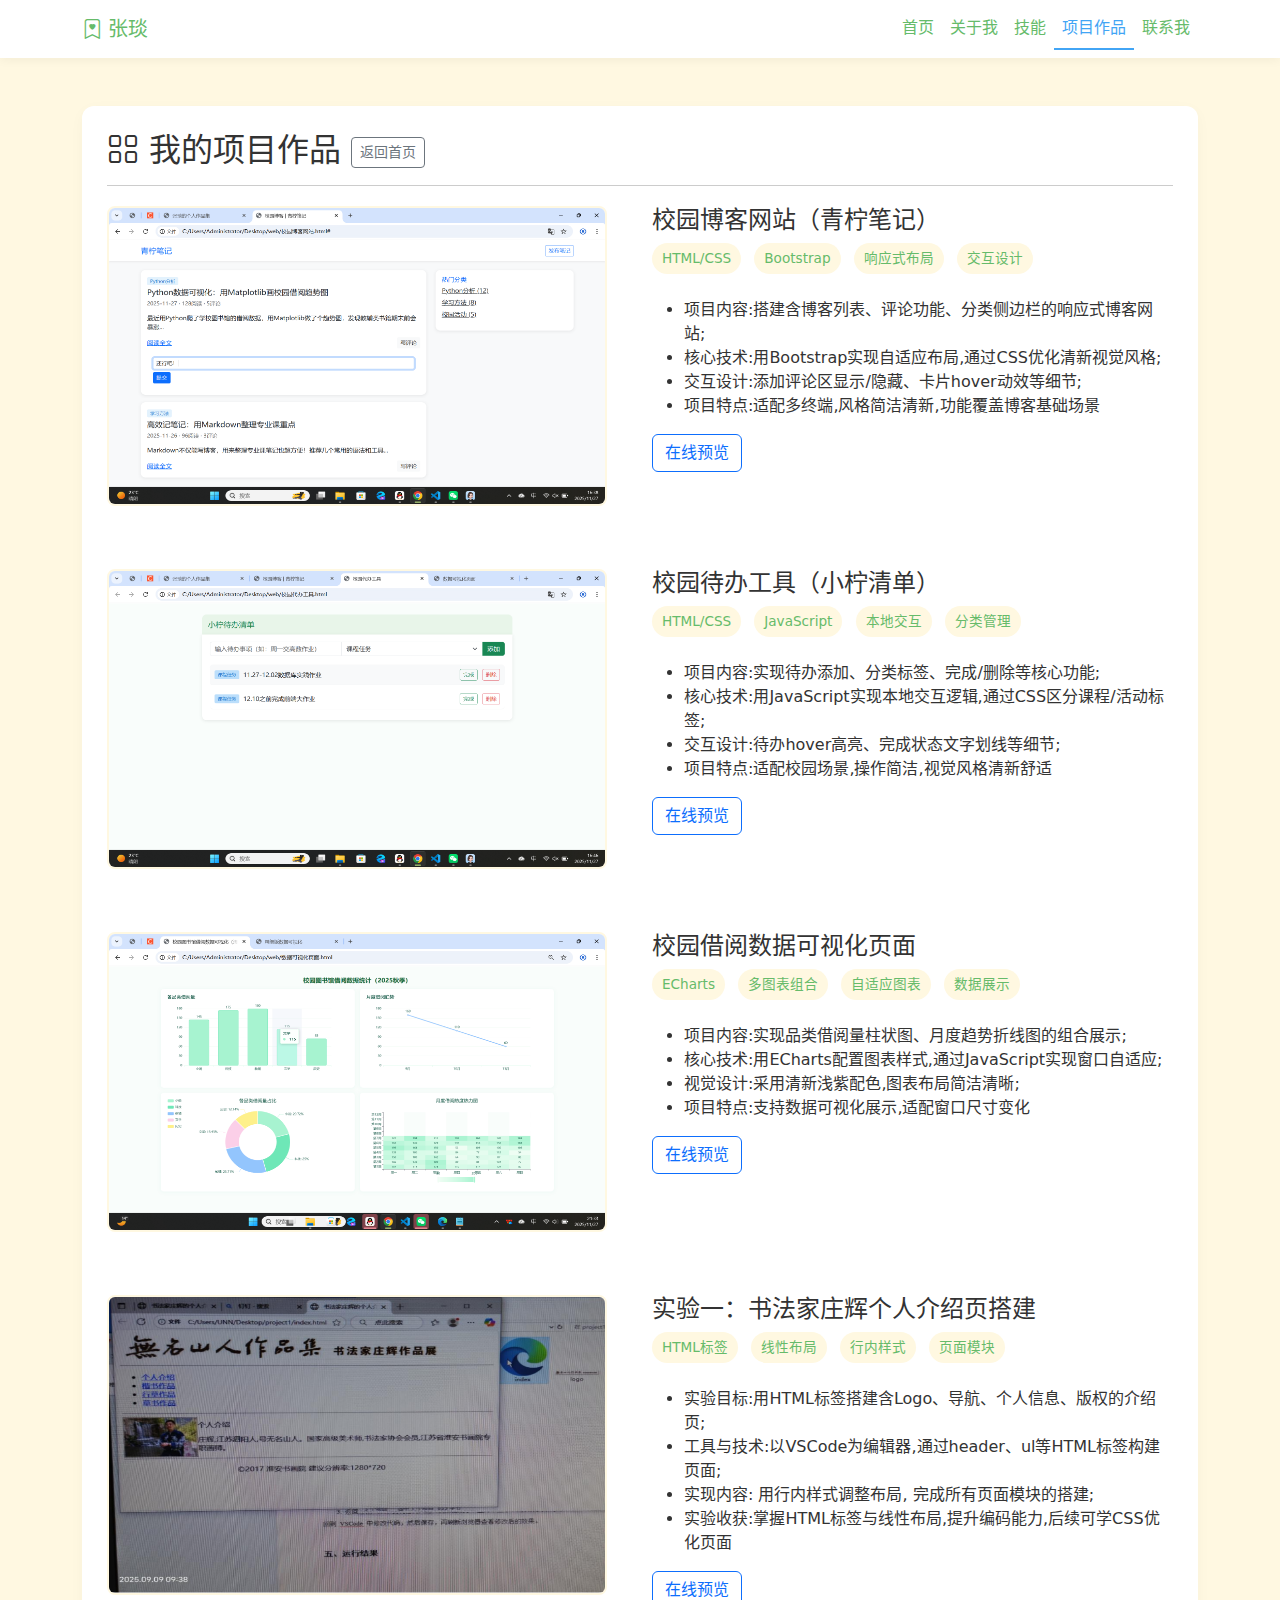
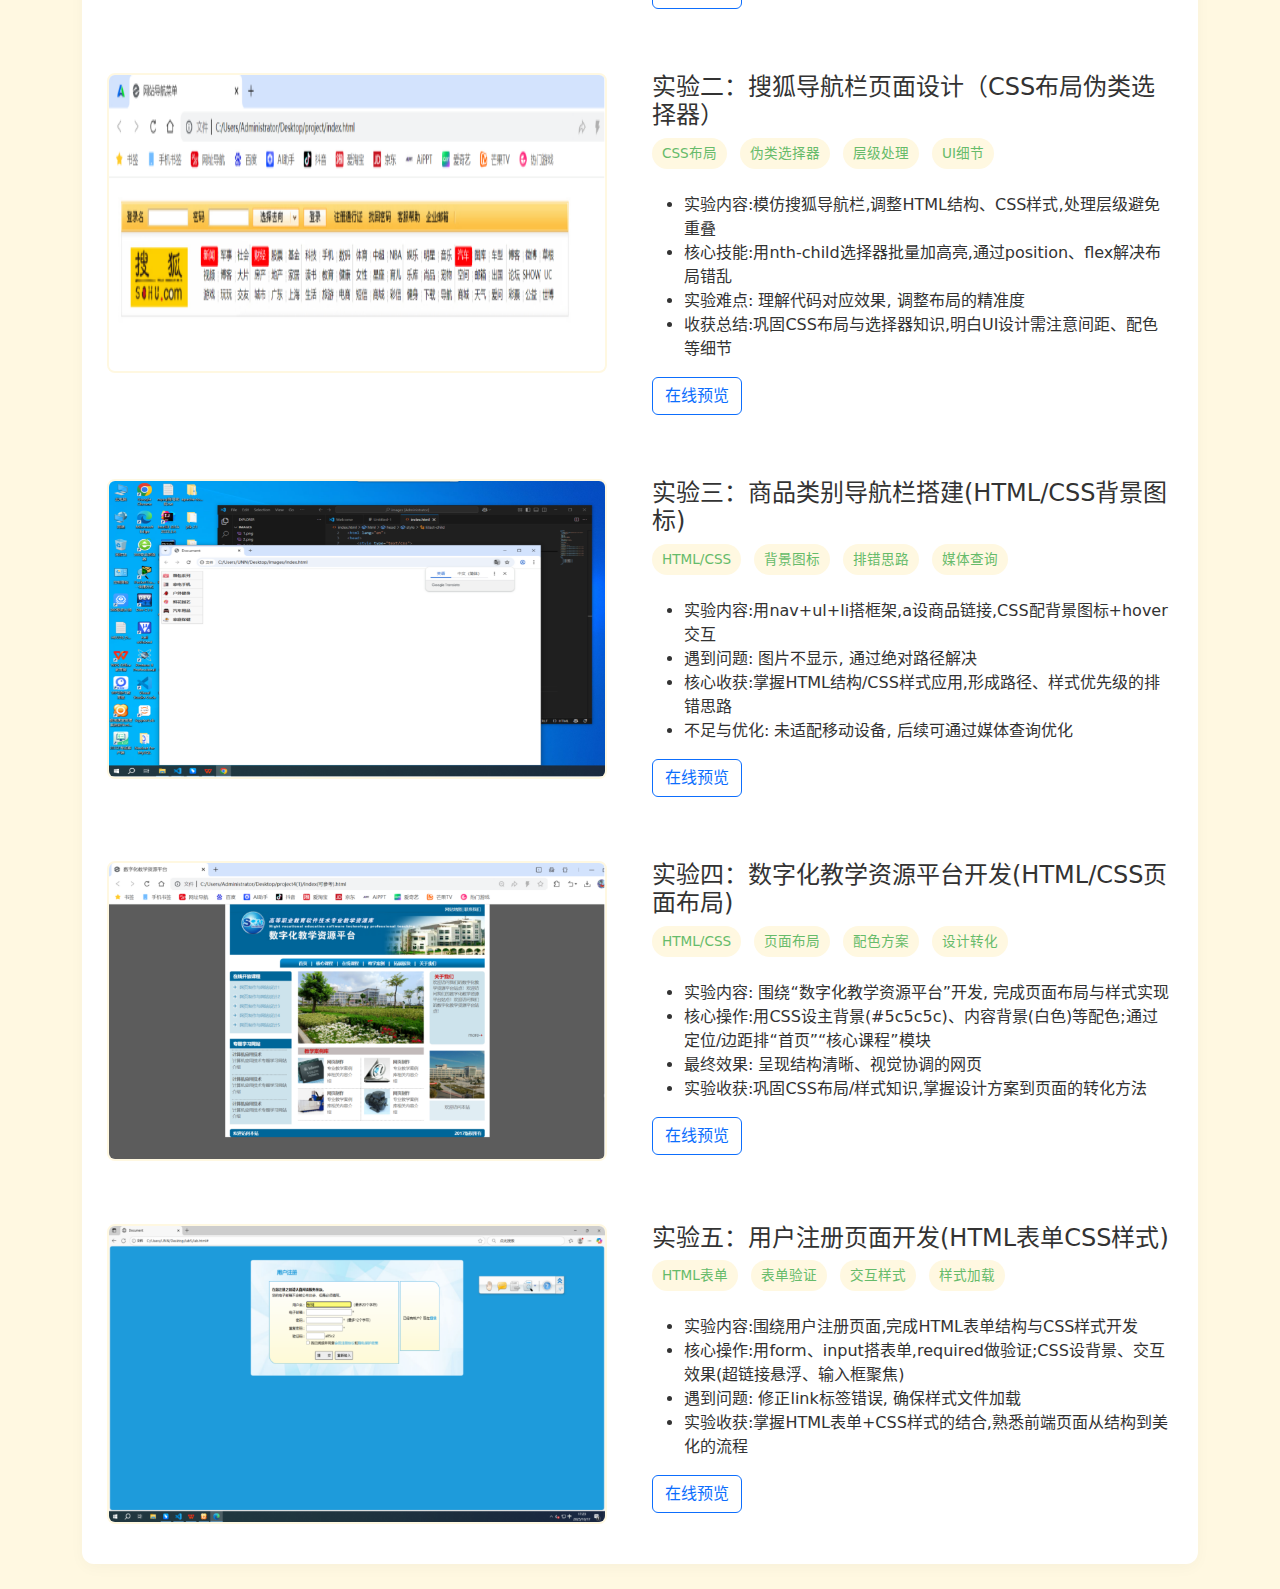
<file: web/works.html>
<!DOCTYPE html>
<html lang="zh-CN">
<head>
  <meta charset="UTF-8">
  <meta name="viewport" content="width=device-width, initial-scale=1.0">
  <title>项目作品</title>
  <link href="https://cdn.jsdelivr.net/npm/bootstrap@5.3.0/dist/css/bootstrap.min.css" rel="stylesheet">
  <link rel="stylesheet" href="https://cdn.jsdelivr.net/npm/bootstrap-icons@1.11.0/font/bootstrap-icons.css">
  <style>
    :root {
      --main-color: #66BB6A;
      --second-color: #42A5F5;
      --bg-color: #FFF8E1;
      --text-color: #333333;
    }
    body { background: var(--bg-color); color: var(--text-color); }
    .navbar { background: white !important; box-shadow: 0 2px 10px rgba(0,0,0,0.05); }
    .navbar-brand, .nav-link { color: var(--main-color) !important; font-weight: 500; }
    .nav-link.active { color: var(--second-color) !important; border-bottom: 2px solid var(--second-color); }
    .custom-card {
      background: white; border-radius: 12px; padding: 25px; margin-bottom: 25px;
      box-shadow: 0 4px 15px rgba(0,0,0,0.03);
    }
    .work-detail { margin-top: 20px; }
    .work-img {
      width: 500px; 
      height: 300px; 
      border-radius: 8px; 
      border: 2px solid var(--bg-color);
      margin-bottom: 15px;
    }
    .tech-tag {
      background: var(--bg-color); color: var(--main-color); padding: 5px 10px;
      border-radius: 20px; font-size: 0.85rem; margin: 0 8px 8px 0; display: inline-block;
    }
  </style>
</head>
<body>
  <nav class="navbar navbar-expand-lg">
    <div class="container">
      <a class="navbar-brand" href=" "><i class="bi bi-bookmark-heart"></i> 张琰 </a >
      <button class="navbar-toggler" type="button" data-bs-toggle="collapse" data-bs-target="#navbarNav">
        <span class="navbar-toggler-icon"></span>
      </button>
      <div class="collapse navbar-collapse" id="navbarNav">
        <ul class="navbar-nav ms-auto">
          <li class="nav-item"><a class="nav-link" href="index.html">首页</a ></li>
          <li class="nav-item"><a class="nav-link" href="about.html">关于我</a ></li>
          <li class="nav-item"><a class="nav-link" href="skills.html">技能</a ></li>
          <li class="nav-item"><a class="nav-link active" href="works.html">项目作品</a ></li>
          <li class="nav-item"><a class="nav-link" href="contact.html">联系我</a ></li>
        </ul>
      </div>
    </div>
  </nav>

  <div class="container mt-5">
    <div class="custom-card">
      <h2><i class="bi bi-grid"></i> 我的项目作品   <a href="index.html"  class="btn btn-sm btn-outline-secondary">返回首页</a ></h2>
      <hr>

      <!-- 校园博客网站 -->
<div class="work-detail" id="campus-blog">
  <div class="row">
    <div class="col-md-6">
      <img src="images/校园博客.png" alt="校园博客网站" class="work-img">
    </div>
    <div class="col-md-6">
      <h4>校园博客网站（青柠笔记）</h4>
      <div>
        <span class="tech-tag">HTML/CSS</span>
        <span class="tech-tag">Bootstrap</span>
        <span class="tech-tag">响应式布局</span>
        <span class="tech-tag">交互设计</span>
      </div>
      <p class="mt-3">
        <ul>
          <li>项目内容:搭建含博客列表、评论功能、分类侧边栏的响应式博客网站;</li>
          <li>核心技术:用Bootstrap实现自适应布局,通过CSS优化清新视觉风格;</li>
          <li>交互设计:添加评论区显示/隐藏、卡片hover动效等细节;</li>
          <li>项目特点:适配多终端,风格简洁清新,功能覆盖博客基础场景</li>
        </ul>
        <a href="校园博客网站.html" class="btn btn-outline-primary">在线预览</a >
      </p >
    </div>
  </div>
</div>

<!-- 校园待办工具 -->
<div class="work-detail mt-5" id="campus-todo">
  <div class="row">
    <div class="col-md-6">
      <img src="images/校园代办工具.png" alt="校园待办工具" class="work-img">
    </div>
    <div class="col-md-6">
      <h4>校园待办工具（小柠清单）</h4>
      <div>
        <span class="tech-tag">HTML/CSS</span>
        <span class="tech-tag">JavaScript</span>
        <span class="tech-tag">本地交互</span>
        <span class="tech-tag">分类管理</span>
      </div>
      <p class="mt-3">
        <ul>
          <li>项目内容:实现待办添加、分类标签、完成/删除等核心功能;</li>
          <li>核心技术:用JavaScript实现本地交互逻辑,通过CSS区分课程/活动标签;</li>
          <li>交互设计:待办hover高亮、完成状态文字划线等细节;</li>
          <li>项目特点:适配校园场景,操作简洁,视觉风格清新舒适</li>
        </ul>
        <a href="校园代办工具.html" class="btn btn-outline-primary">在线预览</a >
      </p >
    </div>
  </div>
</div>

<!-- 数据可视化页面 -->
<div class="work-detail mt-5" id="data-visual">
  <div class="row">
    <div class="col-md-6">
      <img src="images/数据可视化图片.png" alt="数据可视化页面" class="work-img">
    </div>
    <div class="col-md-6">
      <h4>校园借阅数据可视化页面</h4>
      <div>
        <span class="tech-tag">ECharts</span>
        <span class="tech-tag">多图表组合</span>
        <span class="tech-tag">自适应图表</span>
        <span class="tech-tag">数据展示</span>
      </div>
      <p class="mt-3">
        <ul>
          <li>项目内容:实现品类借阅量柱状图、月度趋势折线图的组合展示;</li>
          <li>核心技术:用ECharts配置图表样式,通过JavaScript实现窗口自适应;</li>
          <li>视觉设计:采用清新浅紫配色,图表布局简洁清晰;</li>
          <li>项目特点:支持数据可视化展示,适配窗口尺寸变化</li>
        </ul>
        <a href="数据可视化页面.html" class="btn btn-outline-primary">在线预览</a >
      </p >
    </div>
  </div>
</div>

<!-- 实验一 -->
<div class="work-detail mt-5" id="blog">
  <div class="row">
    <div class="col-md-6">
      <img src="images/实验一.png" alt="课程项目" class="work-img">
    </div>
    <div class="col-md-6">
      <h4>实验一：书法家庄辉个人介绍页搭建</h4>
      <div>
        <span class="tech-tag">HTML标签</span>
        <span class="tech-tag">线性布局</span>
        <span class="tech-tag">行内样式</span>
        <span class="tech-tag">页面模块</span>
      </div>
      <p class="mt-3">
        <ul>
          <li>实验目标:用HTML标签搭建含Logo、导航、个人信息、版权的介绍页;</li>
          <li>工具与技术:以VSCode为编辑器,通过header、ul等HTML标签构建页面;</li>
          <li>实现内容: 用行内样式调整布局, 完成所有页面模块的搭建;</li>
          <li>实验收获:掌握HTML标签与线性布局,提升编码能力,后续可学CSS优化页面</li>
        </ul>
        <a href="前端设计/实验一/index.html" class="btn btn-outline-primary">在线预览</a >
      </p >
    </div>
  </div>
</div>

<!-- 实验二 -->
<div class="work-detail mt-5" id="todo">
  <div class="row">
    <div class="col-md-6">
      <img src="images/实验二.png" alt="课程项目" class="work-img">
    </div>
    <div class="col-md-6">
      <h4>实验二：搜狐导航栏页面设计（CSS布局伪类选择器）</h4>
      <div>
        <span class="tech-tag">CSS布局</span>
        <span class="tech-tag">伪类选择器</span>
        <span class="tech-tag">层级处理</span>
        <span class="tech-tag">UI细节</span>
      </div>
      <p class="mt-3">
        <ul>
          <li>实验内容:模仿搜狐导航栏,调整HTML结构、CSS样式,处理层级避免重叠</li>
          <li>核心技能:用nth-child选择器批量加高亮,通过position、flex解决布局错乱</li>
          <li>实验难点: 理解代码对应效果, 调整布局的精准度</li>
          <li>收获总结:巩固CSS布局与选择器知识,明白UI设计需注意间距、配色等细节</li>
        </ul>
        <a href="前端设计/实验二/index.html" class="btn btn-outline-primary">在线预览</a >
      </p >
    </div>
  </div>
</div>

<!-- 实验三 -->
<div class="work-detail mt-5" id="data">
  <div class="row">
    <div class="col-md-6">
      <img src="images/实验三.png" alt="课程项目" class="work-img">
    </div>
    <div class="col-md-6">
      <h4>实验三：商品类别导航栏搭建(HTML/CSS背景图标)</h4>
      <div>
        <span class="tech-tag">HTML/CSS</span>
        <span class="tech-tag">背景图标</span>
        <span class="tech-tag">排错思路</span>
        <span class="tech-tag">媒体查询</span>
      </div>
      <p class="mt-3">
        <ul>
          <li>实验内容:用nav+ul+li搭框架,a设商品链接,CSS配背景图标+hover交互</li>
          <li>遇到问题: 图片不显示, 通过绝对路径解决</li>
          <li>核心收获:掌握HTML结构/CSS样式应用,形成路径、样式优先级的排错思路</li>
          <li>不足与优化: 未适配移动设备, 后续可通过媒体查询优化</li>
        </ul>
        <a href="前端设计/实验三/index.html" class="btn btn-outline-primary">在线预览</a >
      </p >
    </div>
  </div>
</div>

<!-- 实验四 -->
<div class="work-detail mt-5" id="blog4">
  <div class="row">
    <div class="col-md-6">
      <img src="images/实验四.png" alt="课程项目" class="work-img">
    </div>
    <div class="col-md-6">
      <h4>实验四：数字化教学资源平台开发(HTML/CSS页面布局)</h4>
      <div>
        <span class="tech-tag">HTML/CSS</span>
        <span class="tech-tag">页面布局</span>
        <span class="tech-tag">配色方案</span>
        <span class="tech-tag">设计转化</span>
      </div>
      <p class="mt-3">
        <ul>
          <li>实验内容: 围绕“数字化教学资源平台”开发, 完成页面布局与样式实现</li>
          <li>核心操作:用CSS设主背景(#5c5c5c)、内容背景(白色)等配色;通过定位/边距排“首页”“核心课程”模块</li>
          <li>最终效果: 呈现结构清晰、视觉协调的网页</li>
          <li>实验收获:巩固CSS布局/样式知识,掌握设计方案到页面的转化方法</li>
        </ul>
        <a href="前端设计/实验四/index(可参考).html" class="btn btn-outline-primary">在线预览</a >
      </p >
    </div>
  </div>
</div>

<!-- 实验五 -->
<div class="work-detail mt-5" id="blog5">
  <div class="row">
    <div class="col-md-6">
      <img src="images/实验五.png" alt="课程项目" class="work-img">
    </div>
    <div class="col-md-6">
      <h4>实验五：用户注册页面开发(HTML表单CSS样式)</h4>
      <div>
        <span class="tech-tag">HTML表单</span>
        <span class="tech-tag">表单验证</span>
        <span class="tech-tag">交互样式</span>
        <span class="tech-tag">样式加载</span>
      </div>
      <p class="mt-3">
        <ul>
          <li>实验内容:围绕用户注册页面,完成HTML表单结构与CSS样式开发</li>
          <li>核心操作:用form、input搭表单,required做验证;CSS设背景、交互效果(超链接悬浮、输入框聚焦)</li>
          <li>遇到问题: 修正link标签错误, 确保样式文件加载</li>
          <li>实验收获:掌握HTML表单+CSS样式的结合,熟悉前端页面从结构到美化的流程</li>
        </ul>
        <a href="前端设计/实验五/index5.html" class="btn btn-outline-primary">在线预览</a >
      </p >
    </div>
  </div>
</div>

    </div>
  </div>

  <script src="https://cdn.jsdelivr.net/npm/bootstrap@5.3.0/dist/js/bootstrap.bundle.min.js"></script>
</body>
</html>
</file>
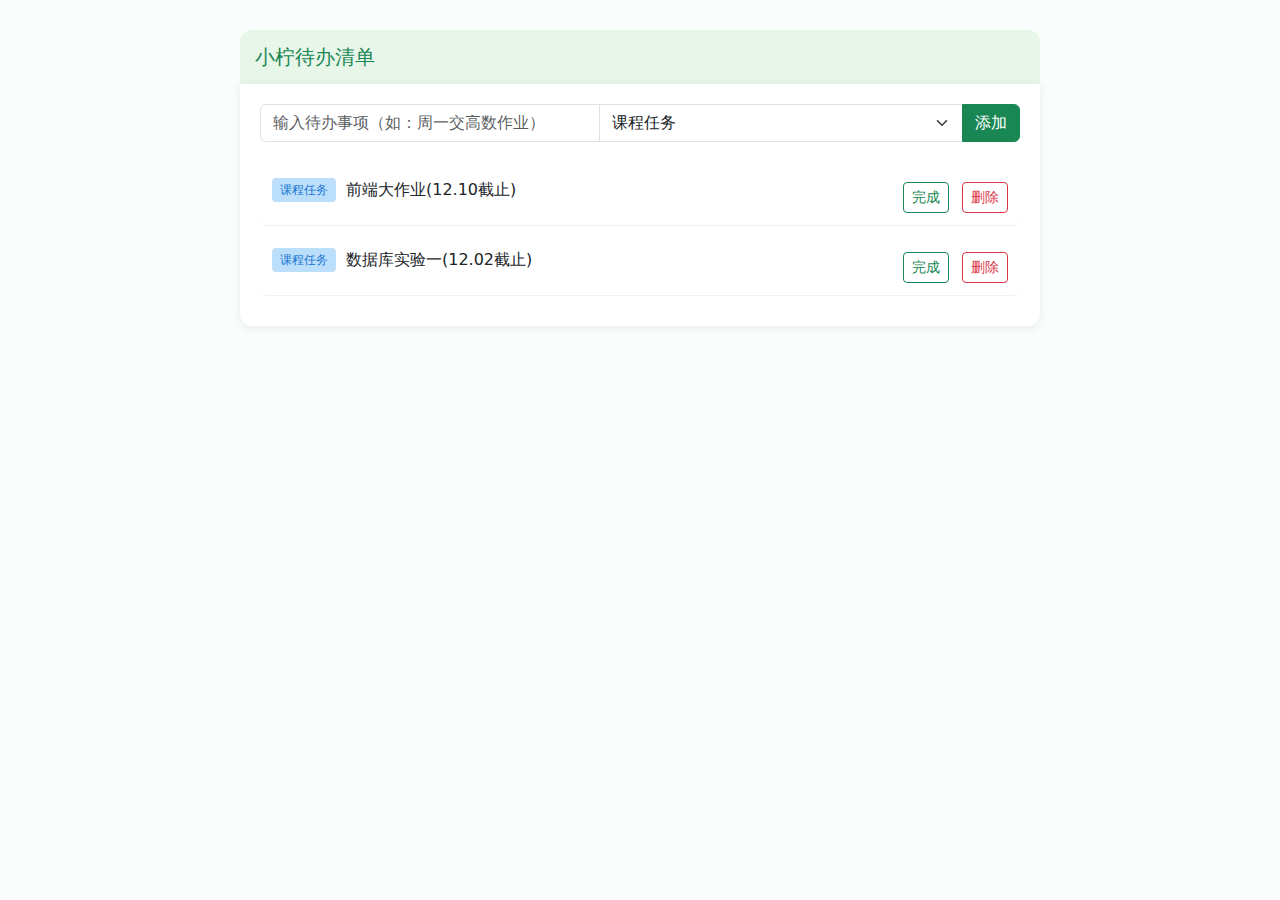
<file: web/校园代办工具.html>
<!DOCTYPE html>
<html lang="en">
<head>
    <meta charset="UTF-8">
    <meta name="viewport" content="width=device-width, initial-scale=1.0">
    <title>校园代办工具</title>
</head>
<body>
    <!DOCTYPE html>
<html lang="zh-CN">
<head>
  <meta charset="UTF-8">
  <meta name="viewport" content="width=device-width, initial-scale=1.0">
  <title>校园待办 | 小柠清单</title>
  <link rel="stylesheet" href="https://cdn.jsdelivr.net/npm/bootstrap@5.3.0/dist/css/bootstrap.min.css">
  <style>
    body { background-color: #f9fdfb; }
    .todo-container { max-width: 800px; margin: 30px auto; }
    .todo-header { background-color: #e8f5e9; border-radius: 12px 12px 0 0; padding: 15px; }
    .todo-content { background-color: #fff; border-radius: 0 0 12px 12px; padding: 20px; box-shadow: 0 2px 8px rgba(0,0,0,0.08); }
    .todo-item { 
      display: flex; 
      align-items: flex-start; /* 改为顶部对齐，适配换行内容 */
      padding: 12px; 
      border-bottom: 1px solid #f1f1f1; 
      border-radius: 8px; 
      margin-bottom: 10px; 
      transition: background 0.2s;
      flex-wrap: wrap; /* 允许子元素换行 */
    }
    .todo-item:hover { background-color: #f8f9fa; }
    .tag-course { background-color: #bbdefb; color: #1976d2; }
    .tag-activity { background-color: #c8e6c9; color: #388e3c; }
    .tag { font-size: 12px; padding: 3px 8px; border-radius: 4px; margin-right: 10px; margin-bottom: 8px; } /* 增加底部间距，换行后更美观 */
    .todo-text { flex: 1; min-width: 200px; word-wrap: break-word; line-height: 1.5; } /* 文本容器：占满剩余空间+自动换行 */
    .todo-actions { margin-left: auto; margin-top: 4px; } /* 操作按钮：右对齐+顶部间距 */
  </style>
</head>
<body>
  <div class="todo-container">
    <div class="todo-header">
      <h5 class="mb-0 text-success">小柠待办清单</h5>
    </div>
    <div class="todo-content">
      <!-- 待办添加区 -->
      <div class="input-group mb-4">
        <input type="text" id="todoInput" class="form-control" placeholder="输入待办事项（如：周一交高数作业）">
        <select id="todoTag" class="form-select">
          <option value="course">课程任务</option>
          <option value="activity">校园活动</option>
        </select>
        <button class="btn btn-success" onclick="addTodo()">添加</button>
      </div>

      <!-- 待办列表 -->
      <div id="todoList">
        <!-- 示例待办（保持原样） -->
        <div class="todo-item">
          <span class="tag tag-course">课程任务</span>
          <span class="todo-text">前端大作业(12.10截止)</span>
          <div class="todo-actions">
            <button class="btn btn-sm btn-outline-success" onclick="this.parentElement.parentElement.style.textDecoration='line-through'">完成</button>
            <button class="btn btn-sm btn-outline-danger ms-2" onclick="this.parentElement.parentElement.remove()">删除</button>
          </div>
        </div>
        <div class="todo-item">
          <span class="tag tag-course">课程任务</span>
          <span class="todo-text">数据库实验一(12.02截止)</span>
          <div class="todo-actions">
            <button class="btn btn-sm btn-outline-success" onclick="this.parentElement.parentElement.style.textDecoration='line-through'">完成</button>
            <button class="btn btn-sm btn-outline-danger ms-2" onclick="this.parentElement.parentElement.remove()">删除</button>
          </div>
        </div>
      </div>
    </div>
  </div>

  <script>
    function addTodo() {
      const content = document.getElementById("todoInput").value.trim();
      const tagType = document.getElementById("todoTag").value;
      if (!content) return;

      // 生成标签样式
      const tagClass = tagType === "course" ? "tag tag-course" : "tag tag-activity";
      const tagText = tagType === "course" ? "课程任务" : "校园活动";

      // 创建待办项（新增 todo-text 类实现自动换行）
      const todoItem = document.createElement("div");
      todoItem.className = "todo-item";
      todoItem.innerHTML = `
        <span class="${tagClass}">${tagText}</span>
        <span class="todo-text">${content}</span>
        <div class="todo-actions">
          <button class="btn btn-sm btn-outline-success" onclick="this.parentElement.parentElement.style.textDecoration='line-through'">完成</button>
          <button class="btn btn-sm btn-outline-danger ms-2" onclick="this.parentElement.parentElement.remove()">删除</button>
        </div>
      `;
      document.getElementById("todoList").appendChild(todoItem);
      document.getElementById("todoInput").value = "";
    }
  </script>
</body>
</html>
</body>
</html>
</file>
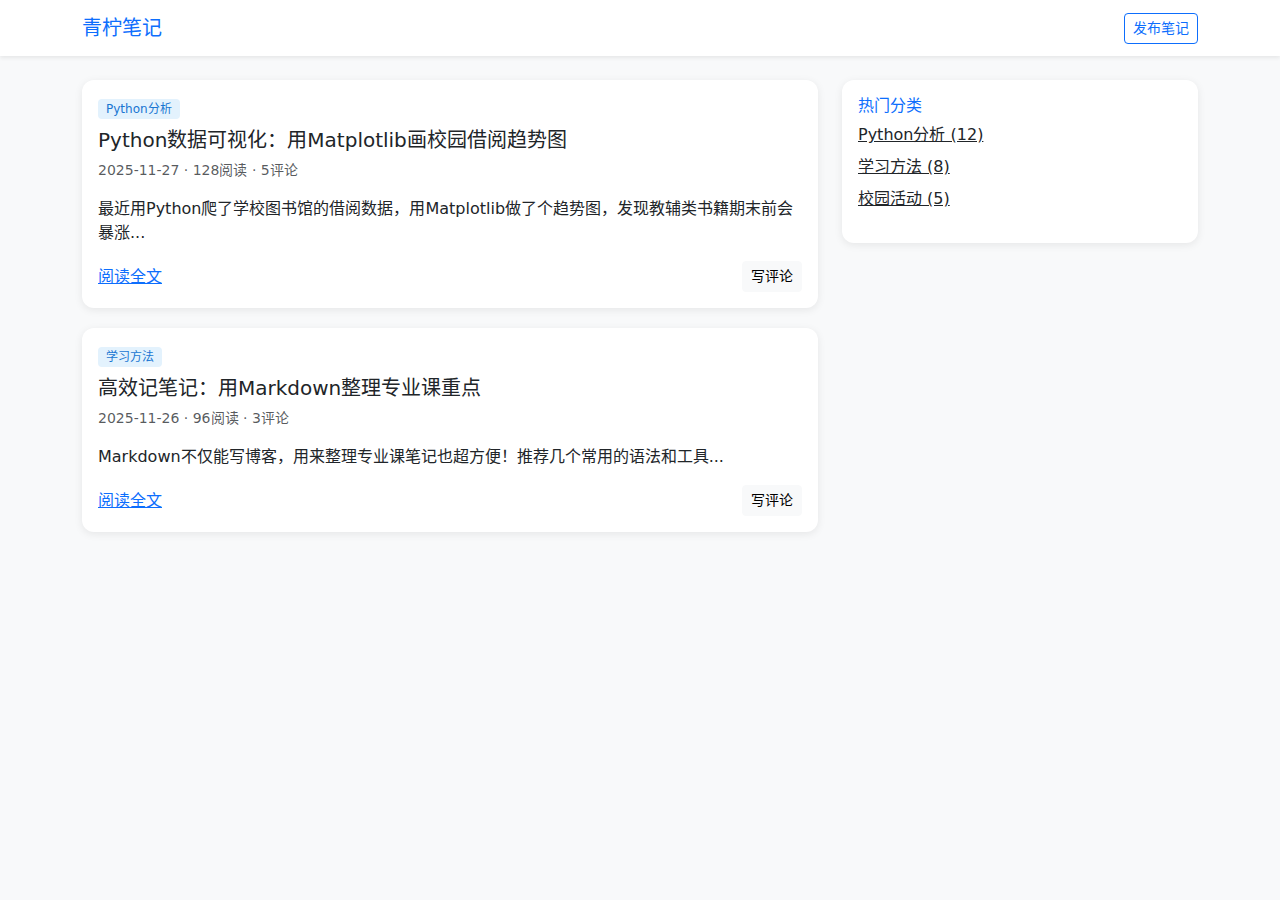
<file: web/校园博客网站.html>
<!DOCTYPE html>
<html lang="zh-CN">
<head>
  <meta charset="UTF-8">
  <meta name="viewport" content="width=device-width, initial-scale=1.0">
  <title>校园博客 | 青柠笔记</title>
  <link rel="stylesheet" href="https://cdn.jsdelivr.net/npm/bootstrap@5.3.0/dist/css/bootstrap.min.css">
  <style>
    body { background-color: #f8f9fa; }
    .blog-card { border: none; border-radius: 12px; box-shadow: 0 2px 8px rgba(0,0,0,0.08); margin-bottom: 20px; }
    .blog-tag { background-color: #e3f2fd; color: #1976d2; font-size: 12px; padding: 3px 8px; border-radius: 4px; }
    .comment-card { background-color: #fff; border-radius: 8px; padding: 15px; margin-top: 10px; }
  </style>
</head>
<body>
  <nav class="navbar navbar-light bg-white shadow-sm">
    <div class="container">
      <a class="navbar-brand text-primary" href=" ">青柠笔记</a >
      <div>
        <button class="btn btn-outline-primary btn-sm">发布笔记</button>
      </div>
    </div>
  </nav>

  <div class="container mt-4">
    <!-- 博客列表 -->
    <div class="row">
      <div class="col-md-8">
        <!-- 博客卡片1 -->
        <div class="card blog-card">
          <div class="card-body">
            <span class="blog-tag">Python分析</span>
            <h5 class="card-title mt-2">Python数据可视化：用Matplotlib画校园借阅趋势图</h5>
            <p class="card-text text-muted small">2025-11-27 · 128阅读 · 5评论</p >
            <p class="card-text mt-2">最近用Python爬了学校图书馆的借阅数据，用Matplotlib做了个趋势图，发现教辅类书籍期末前会暴涨...</p >
            <div class="d-flex justify-content-between align-items-center">
              <a href="#" class="text-primary">阅读全文</a >
              <button class="btn btn-sm btn-light" onclick="showComment()">写评论</button>
            </div>
            <!-- 评论区（默认隐藏） -->
            <div class="comment-card d-none" id="commentArea">
              <input type="text" class="form-control form-control-sm mb-2" placeholder="写下你的想法...">
              <button class="btn btn-sm btn-primary">提交</button>
            </div>
          </div>
        </div>

        <!-- 博客卡片2 -->
        <div class="card blog-card">
          <div class="card-body">
            <span class="blog-tag">学习方法</span>
            <h5 class="card-title mt-2">高效记笔记：用Markdown整理专业课重点</h5>
            <p class="card-text text-muted small">2025-11-26 · 96阅读 · 3评论</p >
            <p class="card-text mt-2">Markdown不仅能写博客，用来整理专业课笔记也超方便！推荐几个常用的语法和工具...</p >
            <div class="d-flex justify-content-between align-items-center">
              <a href="#" class="text-primary">阅读全文</a >
              <button class="btn btn-sm btn-light">写评论</button>
            </div>
          </div>
        </div>
      </div>

      <!-- 侧边栏（自适应） -->
      <div class="col-md-4 d-none d-md-block">
        <div class="card blog-card">
          <div class="card-body">
            <h6 class="text-primary">热门分类</h6>
            <ul class="list-unstyled mt-2">
              <li class="mb-2"><a href="#" class="text-dark">Python分析 (12)</a ></li>
              <li class="mb-2"><a href="#" class="text-dark">学习方法 (8)</a ></li>
              <li class="mb-2"><a href="#" class="text-dark">校园活动 (5)</a ></li>
            </ul>
          </div>
        </div>
      </div>
    </div>
  </div>

  <script>
    function showComment() {
      document.getElementById('commentArea').classList.toggle('d-none');
    }
  </script>
</body>
</html>
</file>
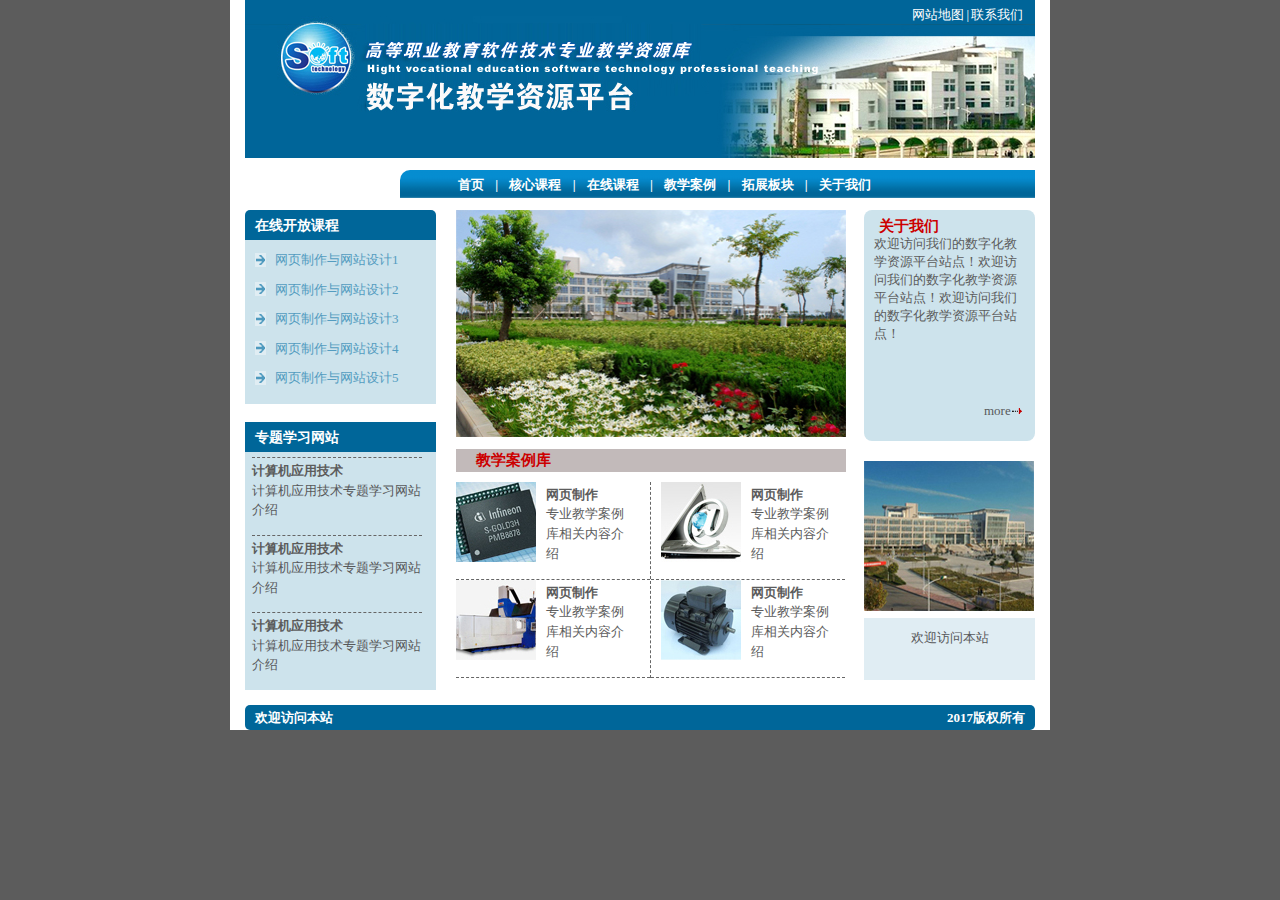
<file: web/前端设计/实验四/index(可参考).html>
<!DOCTYPE html>
<html lang="en">
<head>
    <meta charset="UTF-8">
    <meta name="viewport" content="width=device-width, initial-scale=1.0">
    <title>数字化教学资源平台</title>
    <style>
        * {
            margin: 0;
            padding: 0;
            font-size: 13px;
            text-decoration: none;
            color: #5c5c5c;
            line-height: 150%;
            list-style: none;
        }
        a:hover {
            text-decoration: underline;
        }
        body {
            background-color: #5c5c5c;
        }
        #main {
            background-color: white;
            width: 820px;
            margin:0 auto;
        }
        header {
            background: url(images/top.jpg) no-repeat;
            height: 180px;
            width: 790px;
            margin: auto;
            margin-bottom: -10px;
        }
        header p {
            color: #ffffff;
            float: right;
            margin-right: 10px;
            padding: 5px 0 5px 0;
        }
        header p a {
            color: white;
            padding: 0px 2px;
        }

        nav{
            background: url(images/index_20.gif) repeat-x;
            width: 635px;
            position: relative;
            left: 170px;
            border-radius: 10px 0 0 0;
            padding-left: 50px;
            box-sizing: border-box;
            margin-bottom: 10px;
        }
        nav ul{
            width: 620px;
            height: 30px;

        }
        nav ul li {
            display: inline-block;
            color: white;
            font-weight: bold;
            margin: 5px 0 5px 8px;
        }
        nav ul li a {
            color: white;
        }

        section {
            display: flex;
            width: 790px;
            margin: auto;
        }
        .middle {
            width: 390px;
            margin-left: 20px;
        }
        .middle img{
            float: left;
            margin-bottom: 12px;
        }
        .middle_show{
            width: 390px;
            height: 227px;
        }
        .titlered{
            display: inline-block;
            width: 370px;
            color: #cc0000;
            background-color: #c2baba;
            font-size: 15px;
            font-weight: bold;
            margin-bottom: 10px;
            padding: 0 0 0 20px;
        }


        .middlecontent {
            display: flex;
            flex-wrap: nowrap;
        }
        .left{
            width: 191px;
        }
        .case {
            display: flex;
        }
        .piccontent{
            width: 90px;
        }
        .right{
            width: 171px;
        }

        .left h2{
            background-color: #006699;
            height: 20px;
            font-size: 14px;
            color: white;
            font-weight: bold;
            font-family: "微软雅黑";
            padding: 5px 0px 5px 10px;
            margin-left: auto;
            border-radius: 5px 5px 0 0;
        }
        .left ul{
            height: 140px;
            background-color: #CDE3EC;
            padding: 10px 0 14px 10px;
        }
        .left li{
            margin-bottom: 10px;
            padding-left: 20px;
            background: url(images/ar.gif) no-repeat left;
        }
        .lefttop{
            margin-bottom: 18px;
        }
        .lefttop li a{
            color: #539CC0;
        }
        .leftbottom h2{
            background-color: #006699;
            height: 20px;
            font-size: 14px;
            color: #ffffff;
            font-weight: bold;
            font-family: "微软雅黑";
            padding: 5px 0px 5px 10px;
            border-radius: 0;
        }
        .studycontentbig{
            height: 230px;
            padding: 5px 0 3px 7px;
            background-color: #CDE3EC;
        }
        .studycontent{
            width: 170px;
            border-top: #666666 1px dashed;
            padding: 3px 0 15px 0;
        }
        .studycontent a{
            color: #58595b;
        }
        .middleleft{
            width: 194px;
            float: left;
            border-right: #666666 1px dashed;
        }
        .middleright{
            width: 194px;
            float: left;
        }
        .middleright img{
            margin-left: 10px;
        }
        .piccontent{
            width: 90px;
            height: 80px;
            float: left;
            line-height: 20px;
            margin: 3px 0 4px 10px;
        }
        .middleleft .case{
            padding-bottom: 5px;
            border-bottom: #666666 1px dashed;
        }
        .middleright .case{
            padding-bottom: 5px;
            border-bottom: #666666 1px dashed;
        }
        .right{
            width: 171px;
            float: right;
        }
        .right a{
            color: #58595B;
        }
        .righttop{
            width: 171px;
            margin-left: 18px;
            margin-bottom: 20px;
        }
        .right h2{
            height: 20px;
            background-color: #CDE3EC;
            color: #cc0000;
            font-size: 15px;
            font-weight: bold;
            padding: 5px 0 0 15px;
            border-radius: 8px 8px 0 0;
        }
        .right p{
            background-color: #cde3ec;
            height: 156px;
            padding: 0 10px;
            line-height: 18px;
            background-color: #cde3ec;
        }
        #more{
            padding: 0 0 20px 0;
            background-color: #cde3ec;
            border-radius: 0 0 8px 8px;
        }
        .righttop div a{
            padding: 0 0 0 120px;
        }
        .welcompic{
            margin-left: 18px;
            margin-bottom: 2px;
        }
        .welcomecontent{
            background-color: #E0EDF3;
            text-align: center;
            height: 52px;
            margin-left: 18px;
            width: 171px;
            padding: 10px 0 0 0;
        }
        .righttop img{
            margin-top: 16px;
        }
        footer{
            margin: 15px auto;
            width: 790px;
            height: 25px;
            border-radius: 5px;
            background-color: #006699;
            display: flex;
            justify-content: space-between;
        }
        .contentleft{
            color: white;
            font-weight: bold;
            float: left;
            margin: 3px 0 0 10px;
        }
        .contentright{
            color: white;
            font-weight: bold;
            float: left;
            margin: 3px 10px 0 0;
        }
        .clear {
            clear: both;
        }
    </style>
</head>
<body>
    <div id="main">
        <header>
            <p><a href="">网站地图</a>|<a href="">联系我们</a></p>
        </header>
        <nav>
            <ul>
                <li><a href="">首页</a></li>
                <li>|</li>
                <li><a href="">核心课程</a></li>
                <li>|</li>
                <li><a href="">在线课程</a></li>
                <li>|</li>
                <li><a href="">教学案例</a></li>
                <li>|</li>
                <li><a href="">拓展板块</a></li>
                <li>|</li>
                <li><a href="">关于我们</a></li>
            </ul>
        </nav>
        <section>
            <!-- ==================左侧部分的内容======================= -->
            <div class="left">
                <div class="lefttop">
                    <h2>在线开放课程</h2>
                    <ul>
                        <li><a href="">网页制作与网站设计1</a></li>
                        <li><a href="">网页制作与网站设计2</a></li>
                        <li><a href="">网页制作与网站设计3</a></li>
                        <li><a href="">网页制作与网站设计4</a></li>
                        <li><a href="">网页制作与网站设计5</a></li>
                    </ul>
                </div>

                <div class="leftbottom">
                    <h2>专题学习网站</h2>
                    <div class="studycontentbig">
                        <div class="studycontent">
                            <h3>计算机应用技术</h3>
                            <a href="">计算机应用技术专题学习网站介绍</a>
                        </div>
                        <div class="studycontent">
                            <h3>计算机应用技术</h3>
                            <a href="">计算机应用技术专题学习网站介绍</a>
                        </div>
                        <div class="studycontent">
                            <h3>计算机应用技术</h3>
                            <a href="">计算机应用技术专题学习网站介绍</a>
                        </div>
                    </div>
                </div>
            </div>
     <!-- ==================中间部分的内容======================= -->
            <div class="middle">
                <img src="images/show.jpg" class="middle_show" alt="pic"/>
                <div class="clear"></div>
                <div>
                    <span class="titlered">教学案例库</span>
                </div>
                <div class="middlecontent">
                    <div class="middleleft">
                        <div class="case">
                            <img src="images/pic1.jpg">
                            <div class="piccontent">
                                <h3>网页制作</h3>
                                <a href="">专业教学案例库相关内容介绍</a>
                            </div>
                        </div>
                        <div class="case">
                            <img src="images/pic3.jpg">
                            <div class="piccontent">
                                <h3>网页制作</h3>
                                <a href="">专业教学案例库相关内容介绍</a>
                            </div>
                        </div>
                    </div>
                    <div class="middleright">
                        <div class="case">
                            <img src="images/pic2.jpg">
                            <div class="piccontent">
                                <h3>网页制作</h3>
                                <a href="">专业教学案例库相关内容介绍</a>
                            </div>
                        </div>
                        <div class="case">
                            <img src="images/pic4.jpg">
                            <div class="piccontent">
                                <h3>网页制作</h3>
                                <a href="">专业教学案例库相关内容介绍</a>
                            </div>
                        </div>
                        <div class="clear"></div>
                    </div>
                </div>
            </div>
            <!-- ==================右边部分的内容======================= -->
            <div class="right">
                <div class="righttop">
                    <h2>关于我们</h2>
                    <p>欢迎访问我们的数字化教学资源平台站点！欢迎访问我们的数字化教学资源平台站点！欢迎访问我们的数字化教学资源平台站点！</p>
                    <div id="more"><a href="">more<img src="images/index_144.gif"></a></div>
                </div>
                <div class="welcompic"><img src="images/velcome.jpg"></div>
                <div class="welcomecontent"> <a href="#">欢迎访问本站</a></div>
            </div>
        </section>
        <footer>
            <div class="contentleft">欢迎访问本站</div>
            <div class="contentright">2017版权所有</div>
        </footer>
    </div>
</body>
</html>
</file>
